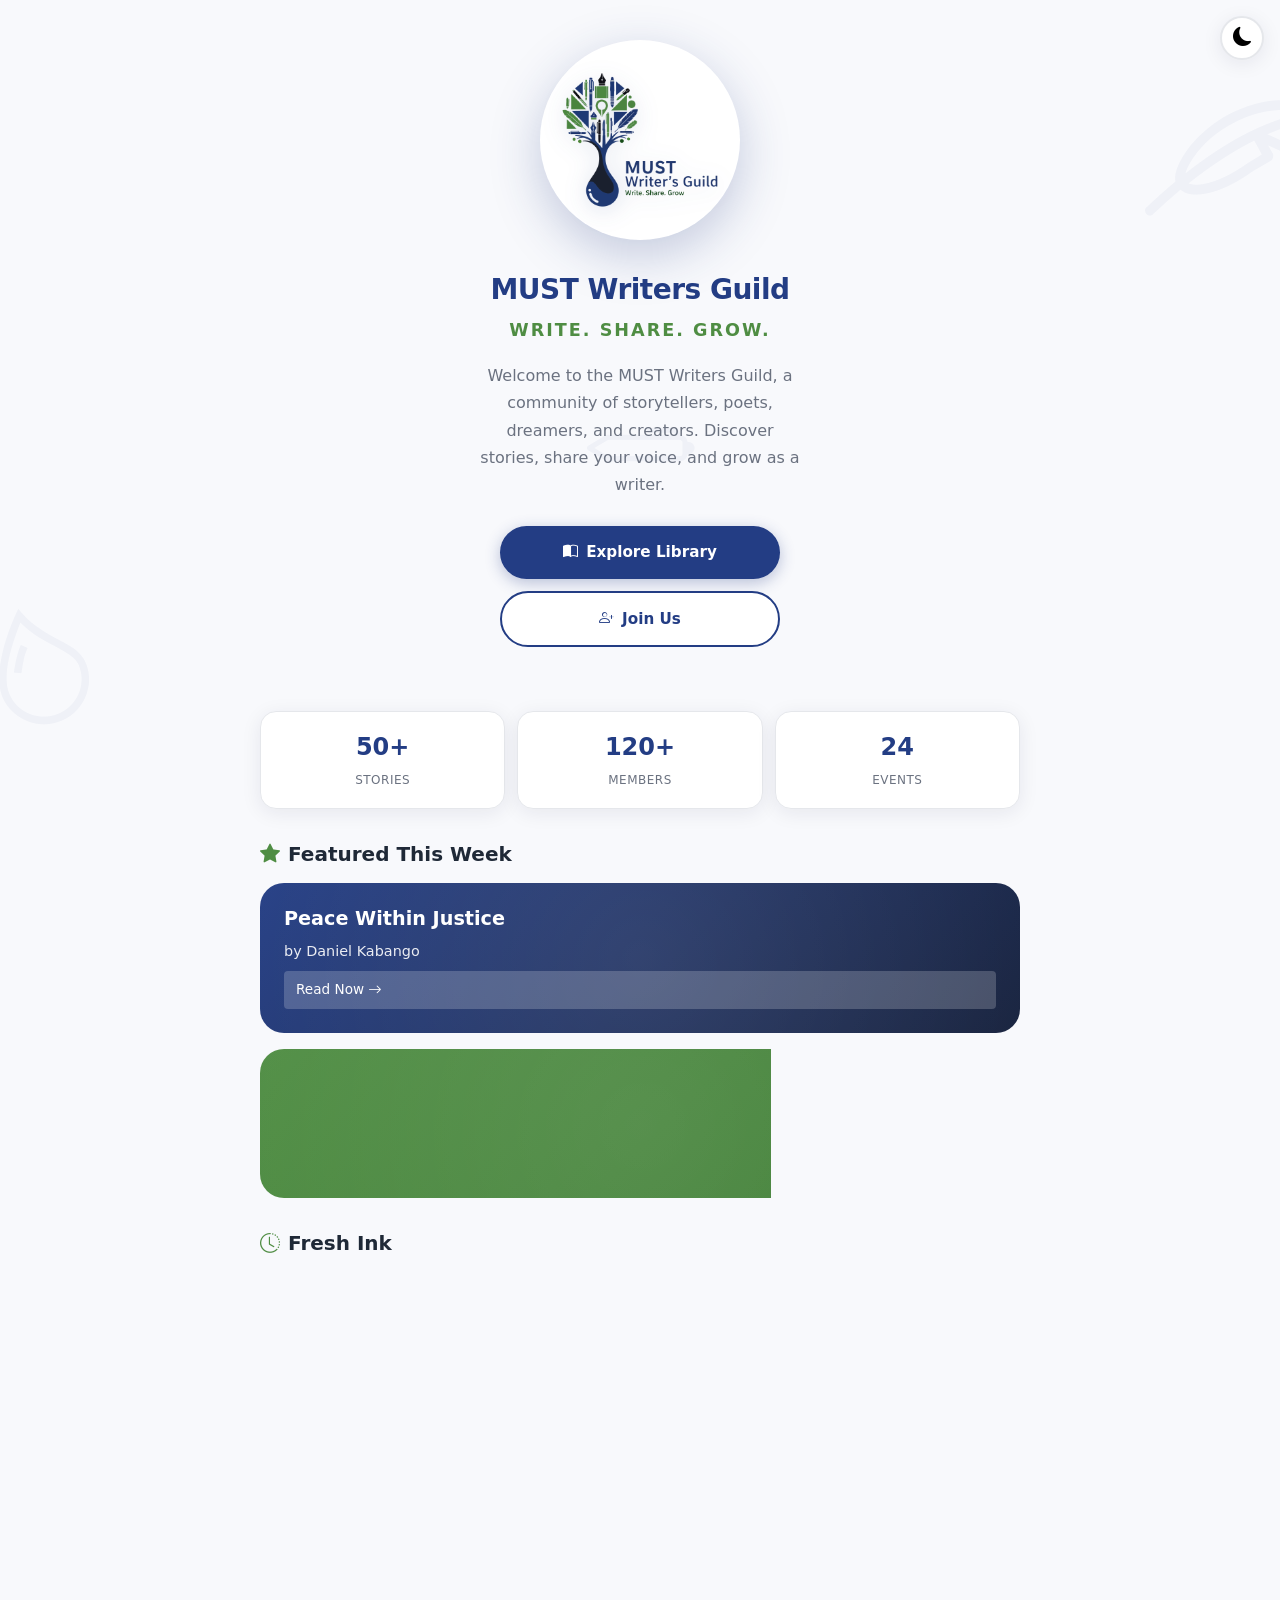
<file: index.html>
<!DOCTYPE html>
<html lang="en">
<head>
    <meta charset="UTF-8">
    <meta name="viewport" content="width=device-width, initial-scale=1.0, maximum-scale=1.0, user-scalable=no">
    <meta name="theme-color" content="#233D84">
    <meta name="description" content="MUST Writers Guild - A community of storytellers, poets, dreamers, and creators at Malawi University of Science and Technology.">
    <title>MUST Writers Guild</title>
    
    <!-- Bootstrap Icons -->
    <link rel="stylesheet" href="https://cdn.jsdelivr.net/npm/bootstrap-icons@1.11.3/font/bootstrap-icons.min.css">
    
    <!-- CSS -->
    <link rel="stylesheet" href="css/style.css">
    <link rel="stylesheet" href="css/components.css">
    <link rel="stylesheet" href="css/animations.css">
    
    <!-- PWA -->
    <link rel="manifest" href="manifest.json">
    <link rel="apple-touch-icon" href="assets/logo.png">
    
    <style>
        /* Home-specific decorative elements */
        .home-bg {
            position: fixed;
            inset: 0;
            pointer-events: none;
            z-index: 0;
            overflow: hidden;
        }
        
        .home-bg .decor {
            position: absolute;
            opacity: 0.04;
            color: var(--primary-blue);
        }
        
        .home-bg .decor-1 {
            top: 5%;
            right: -30px;
            font-size: 150px;
            transform: rotate(15deg);
        }
        
        .home-bg .decor-2 {
            bottom: 15%;
            left: -20px;
            font-size: 120px;
            transform: rotate(-20deg);
        }
        
        .home-bg .decor-3 {
            top: 50%;
            left: 50%;
            font-size: 80px;
            transform: translate(-50%, -50%) rotate(45deg);
        }
        
        .featured-section {
            margin-top: 32px;
        }
        
        .featured-section h2 {
            font-size: 1.25rem;
            margin-bottom: 16px;
            display: flex;
            align-items: center;
            gap: 8px;
        }
        
        .featured-section h2 i {
            color: var(--guild-green);
        }
        
        .featured-card {
            background: linear-gradient(135deg, var(--primary-blue), var(--deep-navy));
            border-radius: var(--radius-lg);
            padding: 24px;
            color: white;
            margin-bottom: 16px;
            position: relative;
            overflow: hidden;
            display: flex;
            flex-direction: column;
            justify-content: space-between;
            min-height: 120px;
            text-decoration: none;
        }
        
        .featured-card::before {
            content: '';
            position: absolute;
            top: -50%;
            right: -50%;
            width: 200%;
            height: 200%;
            background: radial-gradient(circle, rgba(255,255,255,0.1) 0%, transparent 70%);
            z-index: 0;
            pointer-events: none;
        }
        
        .featured-card h3 {
            color: white !important;
            font-size: 1.2rem;
            margin-bottom: 8px;
            position: relative;
            z-index: 1;
        }
        
        .featured-card p {
            color: rgba(255, 255, 255, 0.9) !important;
            font-size: 0.9rem;
            position: relative;
            z-index: 1;
            margin: 0;
        }
        
        .featured-card .arrow {
            position: absolute;
            bottom: 20px;
            right: 20px;
            font-size: 1.5rem;
            color: rgba(255,255,255,0.6);
            z-index: 1;
        }
        
        .stats-row {
            display: grid;
            grid-template-columns: repeat(3, 1fr);
            gap: 12px;
            margin: 32px 0;
        }
        
        .stat-item {
            text-align: center;
            padding: 16px;
            background: var(--white);
            border-radius: var(--radius-md);
            box-shadow: var(--shadow-soft);
            border: 1px solid var(--border-light);
        }
        
        .stat-item .number {
            font-size: 1.5rem;
            font-weight: 700;
            color: var(--primary-blue);
            display: block;
        }
        
        .stat-item .label {
            font-size: 0.75rem;
            color: var(--text-muted);
            text-transform: uppercase;
            letter-spacing: 0.5px;
        }
        
        /* Hero text animations */
        .hero h1 {
            animation: heroTextFlow 18s ease-in-out infinite;
        }
        
        .hero .motto {
            animation: heroTextFlow 18s ease-in-out infinite;
            animation-delay: 0.2s;
        }
        
        .hero > p {
            animation: heroTextFlow 18s ease-in-out infinite;
            animation-delay: 0.4s;
        }
    </style>
</head>
<body class="page-transition">
    <!-- Dark Mode Toggle -->
    <button class="dark-mode-toggle" id="darkModeToggle" aria-label="Toggle dark mode">
        <i class="bi bi-moon-fill"></i>
    </button>
    
    <!-- Decorative Background -->
    <div class="home-bg">
        <i class="bi bi-feather decor decor-1"></i>
        <i class="bi bi-droplet decor decor-2"></i>
        <i class="bi bi-pen decor decor-3"></i>
    </div>
    
    <div class="container" style="position: relative; z-index: 1;">
        <!-- Hero Section -->
        <section class="hero">
            <div class="hero-logo">
                <img src="assets/logo.png" alt="MUST Writers Guild Logo" loading="eager">
            </div>
            
            <h1>MUST Writers Guild</h1>
            <p class="motto">Write. Share. Grow.</p>
            <p>Welcome to the MUST Writers Guild, a community of storytellers, poets, dreamers, and creators. Discover stories, share your voice, and grow as a writer.</p>
            
            <div class="hero-buttons">
                <a href="library.html" class="btn btn-primary btn-ink">
                    <i class="bi bi-book-half"></i>
                    Explore Library
                </a>
                <a href="join.html" class="btn btn-secondary">
                    <i class="bi bi-person-plus"></i>
                    Join Us
                </a>
            </div>
        </section>
        
        <!-- Stats -->
        <div class="stats-row">
            <div class="stat-item stagger-1">
                <span class="number" id="storyCount">50+</span>
                <span class="label">Stories</span>
            </div>
            <div class="stat-item stagger-2">
                <span class="number" id="memberCount">120+</span>
                <span class="label">Members</span>
            </div>
            <div class="stat-item stagger-3">
                <span class="number" id="eventCount">24</span>
                <span class="label">Events</span>
            </div>
        </div>
        
        <!-- Featured Content -->
        <section class="featured-section">
            <h2><i class="bi bi-star-fill"></i> Featured This Week</h2>
            
            <a href="reader.html?type=story&id=4" class="featured-card">
                <h3>Peace Within Justice</h3>
                <p>by Daniel Kabango</p>
                <span class="read-btn" style="position: relative; z-index: 1; display: inline-block; margin-top: 8px; padding: 8px 12px; background: rgba(255,255,255,0.2); border-radius: 4px; font-size: 0.85rem;">Read Now <i class="bi bi-arrow-right"></i></span>
            </a>
            
            <a href="reader.html?type=story&id=5" class="featured-card" style="background: linear-gradient(135deg, var(--guild-green), #3a7a30);">
                <h3>The Day the Sun Disappeared</h3>
                <p>by Sekani Msachi</p>
                <span class="read-btn" style="position: relative; z-index: 1; display: inline-block; margin-top: 8px; padding: 8px 12px; background: rgba(255,255,255,0.2); border-radius: 4px; font-size: 0.85rem;">Read Now <i class="bi bi-arrow-right"></i></span>
            </a>
        </section>
        
        <!-- Recent Additions -->
        <section class="featured-section">
            <h2><i class="bi bi-clock-history"></i> Fresh Ink</h2>
            <div id="recentContent">
                <div class="spinner"></div>
            </div>
        </section>
    </div>
    
    <!-- Bottom Navigation -->
    <nav class="bottom-nav">
        <ul>
            <li>
                <a href="index.html" class="active">
                    <i class="bi bi-house-fill"></i>
                    <span>Home</span>
                </a>
            </li>
            <li>
                <a href="library.html">
                    <i class="bi bi-book"></i>
                    <span>Library</span>
                </a>
            </li>
            <li>
                <a href="events.html">
                    <i class="bi bi-calendar-event"></i>
                    <span>Events</span>
                </a>
            </li>
            <li>
                <a href="guild.html">
                    <i class="bi bi-people"></i>
                    <span>Guild</span>
                </a>
            </li>
            <li>
                <a href="join.html">
                    <i class="bi bi-person-plus"></i>
                    <span>Join</span>
                </a>
            </li>
        </ul>
    </nav>
    
    <!-- Scripts -->
    <script src="js/storage.js"></script>
    <script src="js/app.js"></script>
    <script src="js/navigation.js"></script>
    
    <script>
        // Load recent content
        async function loadRecentContent() {
            try {
                const [storiesRes, poemsRes] = await Promise.all([
                    fetch('/data/stories.json'),
                    fetch('/data/poems.json')
                ]);
                
                const stories = await storiesRes.json();
                const poems = await poemsRes.json();
                
                const recent = [...stories.slice(0, 2), ...poems.slice(0, 2)]
                    .sort(() => Math.random() - 0.5)
                    .slice(0, 3);
                
                const container = document.getElementById('recentContent');
                container.innerHTML = recent.map(item => {
                    const isStory = item.hasOwnProperty('genre');
                    const type = isStory ? 'story' : 'poem';
                    return `
                        <div class="story-card stagger-1" onclick="window.location.href='reader.html?type=${type}&id=${item.id}'">
                            <div class="card-header">
                                <span class="genre-tag">${isStory ? item.genre : item.theme}</span>
                                <h3>${item.title}</h3>
                                <div class="meta">
                                    <span><i class="bi bi-person"></i> ${isStory ? item.author : item.poet}</span>
                                    <span><i class="bi bi-${isStory ? 'book' : 'flower1'}"></i> ${isStory ? 'Story' : 'Poem'}</span>
                                </div>
                            </div>
                            <div class="card-footer">
                                <span class="read-time">${isStory ? item.readTime : '2 min read'}</span>
                                <span class="read-btn">Read <i class="bi bi-arrow-right"></i></span>
                            </div>
                        </div>
                    `;
                }).join('');
            } catch (error) {
                console.error('Error loading recent content:', error);
                document.getElementById('recentContent').innerHTML = `
                    <div class="empty-state">
                        <i class="bi bi-wifi-off"></i>
                        <h3>Unable to load content</h3>
                        <p>Check your connection and try again</p>
                    </div>
                `;
            }
        }
        
        loadRecentContent();
    </script>
</body>
</html>
</file>
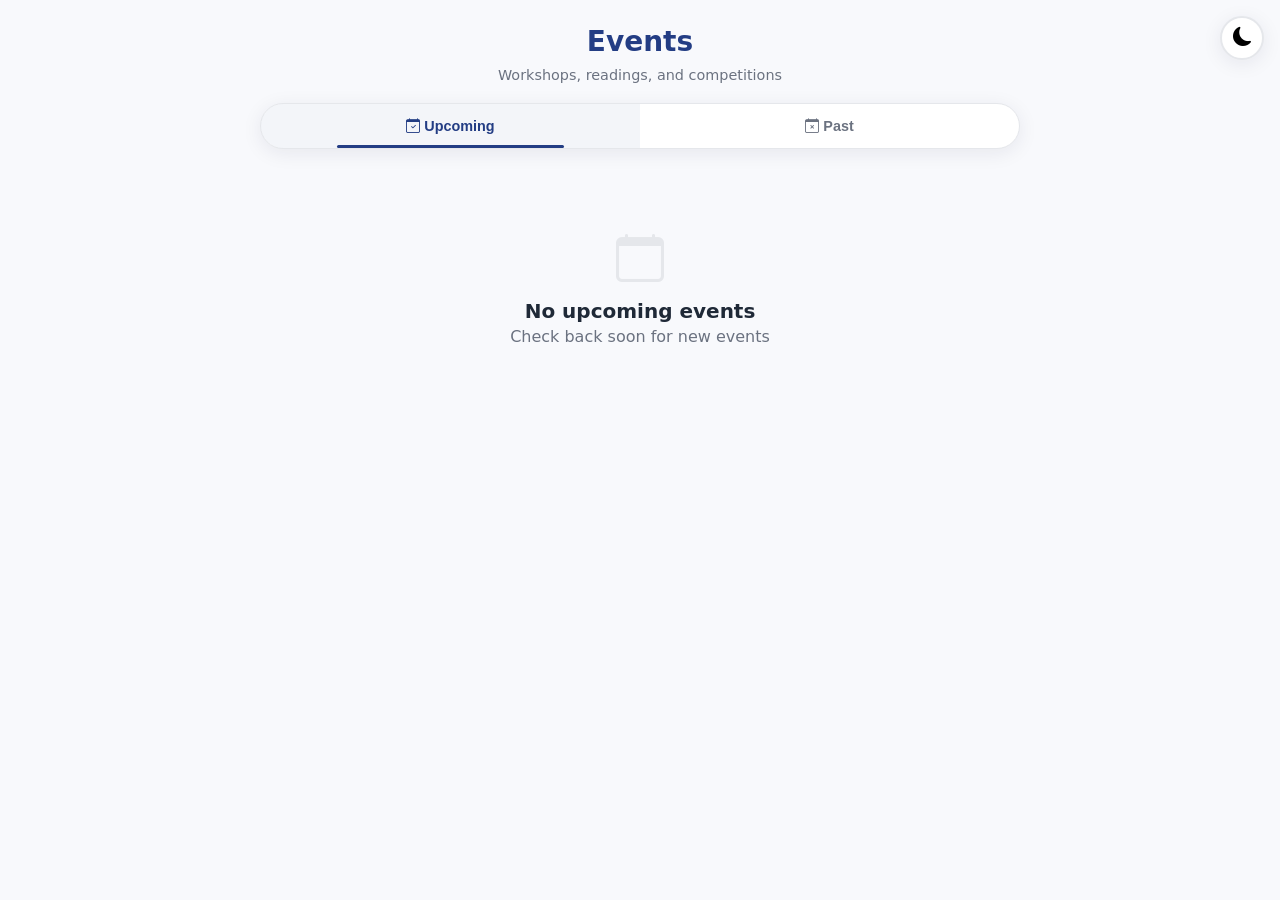
<file: events.html>
<!DOCTYPE html>
<html lang="en">
<head>
    <meta charset="UTF-8">
    <meta name="viewport" content="width=device-width, initial-scale=1.0, maximum-scale=1.0, user-scalable=no">
    <meta name="theme-color" content="#233D84">
    <meta name="description" content="Discover upcoming and past events from the MUST Writers Guild.">
    <title>Events — MUST Writers Guild</title>
    
    <link rel="stylesheet" href="https://cdn.jsdelivr.net/npm/bootstrap-icons@1.11.3/font/bootstrap-icons.min.css">
    <link rel="stylesheet" href="css/style.css">
    <link rel="stylesheet" href="css/components.css">
    <link rel="stylesheet" href="css/animations.css">
    
    <link rel="manifest" href="manifest.json">
    <link rel="apple-touch-icon" href="assets/logo.png">
    
    <style>
        .events-page {
            padding-bottom: 100px;
        }
        
        .events-tabs {
            display: flex;
            gap: 0;
            margin-bottom: 24px;
            background: var(--white);
            border-radius: var(--radius-lg);
            overflow: hidden;
            box-shadow: var(--shadow-soft);
            border: 1px solid var(--border-light);
        }
        
        .events-tab {
            flex: 1;
            padding: 14px;
            border: none;
            background: transparent;
            color: var(--text-muted);
            font-weight: 600;
            font-size: 0.9rem;
            cursor: pointer;
            transition: var(--transition);
            position: relative;
        }
        
        .events-tab.active {
            color: var(--primary-blue);
            background: rgba(35, 61, 132, 0.05);
        }
        
        .events-tab.active::after {
            content: '';
            position: absolute;
            bottom: 0;
            left: 20%;
            right: 20%;
            height: 3px;
            background: var(--primary-blue);
            border-radius: 3px;
        }
        
        .event-category {
            margin-bottom: 8px;
        }
        
        .event-category h3 {
            font-size: 1rem;
            color: var(--text-muted);
            text-transform: uppercase;
            letter-spacing: 1px;
            margin-bottom: 16px;
            display: flex;
            align-items: center;
            gap: 8px;
        }
        
        .add-calendar-btn {
            display: inline-flex;
            align-items: center;
            gap: 6px;
            padding: 8px 16px;
            background: var(--white);
            border: 2px solid var(--primary-blue);
            color: var(--primary-blue);
            border-radius: 50px;
            font-size: 0.85rem;
            font-weight: 600;
            cursor: pointer;
            transition: var(--transition);
        }
        
        .add-calendar-btn:hover {
            background: var(--primary-blue);
            color: white;
        }
        
        .empty-events {
            text-align: center;
            padding: 48px 20px;
        }
        
        .empty-events i {
            font-size: 3rem;
            color: var(--border-light);
            margin-bottom: 16px;
        }
    </style>
</head>
<body class="events-page page-transition">
    <button class="dark-mode-toggle" id="darkModeToggle" aria-label="Toggle dark mode">
        <i class="bi bi-moon-fill"></i>
    </button>
    
    <div class="container">
        <div class="page-header">
            <h1>Events</h1>
            <p>Workshops, readings, and competitions</p>
        </div>
        
        <!-- Event Tabs -->
        <div class="events-tabs">
            <button class="events-tab active" onclick="switchEventsTab('upcoming')">
                <i class="bi bi-calendar-check"></i> Upcoming
            </button>
            <button class="events-tab" onclick="switchEventsTab('past')">
                <i class="bi bi-calendar-x"></i> Past
            </button>
        </div>
        
        <!-- Events Content -->
        <div id="eventsContent">
            <div class="spinner"></div>
        </div>
    </div>
    
    <!-- Bottom Navigation -->
    <nav class="bottom-nav">
        <ul>
            <li>
                <a href="index.html">
                    <i class="bi bi-house"></i>
                    <span>Home</span>
                </a>
            </li>
            <li>
                <a href="library.html">
                    <i class="bi bi-book"></i>
                    <span>Library</span>
                </a>
            </li>
            <li>
                <a href="events.html" class="active">
                    <i class="bi bi-calendar-event-fill"></i>
                    <span>Events</span>
                </a>
            </li>
            <li>
                <a href="guild.html">
                    <i class="bi bi-people"></i>
                    <span>Guild</span>
                </a>
            </li>
            <li>
                <a href="join.html">
                    <i class="bi bi-person-plus"></i>
                    <span>Join</span>
                </a>
            </li>
        </ul>
    </nav>
    
    <!-- Scripts -->
    <script src="js/storage.js"></script>
    <script src="js/app.js"></script>
    <script src="js/navigation.js"></script>
    <script src="js/events.js"></script>
    
    <script>
        let allEvents = [];
        let currentTab = 'upcoming';
        
        async function loadEvents() {
            try {
                const response = await fetch('/data/events.json');
                allEvents = await response.json();
                renderEvents();
            } catch (error) {
                console.error('Error loading events:', error);
                document.getElementById('eventsContent').innerHTML = `
                    <div class="empty-events">
                        <i class="bi bi-wifi-off"></i>
                        <h3>Unable to load events</h3>
                        <p>Check your connection and try again</p>
                    </div>
                `;
            }
        }
        
        function renderEvents() {
            const container = document.getElementById('eventsContent');
            const now = new Date();
            
            const filtered = allEvents.filter(event => {
                const eventDate = new Date(event.date);
                return currentTab === 'upcoming' ? eventDate >= now : eventDate < now;
            });
            
            // Sort by date
            filtered.sort((a, b) => {
                const dateA = new Date(a.date);
                const dateB = new Date(b.date);
                return currentTab === 'upcoming' ? dateA - dateB : dateB - dateA;
            });
            
            if (filtered.length === 0) {
                container.innerHTML = `
                    <div class="empty-events">
                        <i class="bi bi-calendar"></i>
                        <h3>No ${currentTab} events</h3>
                        <p>Check back soon for new events</p>
                    </div>
                `;
                return;
            }
            
            // Group by month
            const grouped = {};
            filtered.forEach(event => {
                const date = new Date(event.date);
                const month = date.toLocaleDateString('en-US', { month: 'long', year: 'numeric' });
                if (!grouped[month]) grouped[month] = [];
                grouped[month].push(event);
            });
            
            container.innerHTML = Object.entries(grouped).map(([month, events]) => `
                <div class="event-category">
                    <h3><i class="bi bi-calendar-month"></i> ${month}</h3>
                    ${events.map(event => `
                        <div class="event-card ${currentTab === 'past' ? 'past' : ''}">
                            <div class="date-badge">
                                <i class="bi bi-calendar-event"></i>
                                ${formatDate(event.date)}
                            </div>
                            <h3>${event.title}</h3>
                            <div class="details">
                                <span><i class="bi bi-clock"></i> ${event.time}</span>
                                <span><i class="bi bi-geo-alt"></i> ${event.venue}</span>
                                <span><i class="bi bi-people"></i> ${event.attendees || 'Open to all'}</span>
                            </div>
                            <p style="color: var(--text-muted); font-size: 0.9rem; margin-bottom: 16px; line-height: 1.6;">
                                ${event.description}
                            </p>
                            ${currentTab === 'upcoming' ? `
                                <button class="add-calendar-btn" onclick="addToCalendar('${event.title}', '${event.date}', '${event.time}', '${event.venue}', '${event.description}')">
                                    <i class="bi bi-calendar-plus"></i> Add to Calendar
                                </button>
                            ` : ''}
                        </div>
                    `).join('')}
                </div>
            `).join('');
        }
        
        function switchEventsTab(tab) {
            currentTab = tab;
            document.querySelectorAll('.events-tab').forEach(t => {
                t.classList.toggle('active', t.textContent.toLowerCase().includes(tab));
            });
            renderEvents();
        }
        
        function formatDate(dateStr) {
            const date = new Date(dateStr);
            return date.toLocaleDateString('en-US', { 
                weekday: 'short', 
                month: 'short', 
                day: 'numeric' 
            });
        }
        
        function addToCalendar(title, date, time, venue, description) {
            const eventDate = new Date(date + 'T' + time);
            const endDate = new Date(eventDate.getTime() + 2 * 60 * 60 * 1000); // 2 hours default
            
            const icsContent = [
                'BEGIN:VCALENDAR',
                'VERSION:2.0',
                'BEGIN:VEVENT',
                `DTSTART:${eventDate.toISOString().replace(/[-:]/g, '').split('.')[0]}Z`,
                `DTEND:${endDate.toISOString().replace(/[-:]/g, '').split('.')[0]}Z`,
                `SUMMARY:${title}`,
                `DESCRIPTION:${description}`,
                `LOCATION:${venue}`,
                'END:VEVENT',
                'END:VCALENDAR'
            ].join('\n');
            
            const blob = new Blob([icsContent], { type: 'text/calendar' });
            const url = URL.createObjectURL(blob);
            const a = document.createElement('a');
            a.href = url;
            a.download = `${title.replace(/\s+/g, '_')}.ics`;
            document.body.appendChild(a);
            a.click();
            document.body.removeChild(a);
            URL.revokeObjectURL(url);
            
            showToast('Event added to calendar');
        }
        
        function showToast(message) {
            const toast = document.createElement('div');
            toast.style.cssText = `
                position: fixed;
                bottom: 100px;
                left: 50%;
                transform: translateX(-50%);
                background: var(--deep-navy);
                color: white;
                padding: 12px 24px;
                border-radius: 50px;
                font-size: 0.9rem;
                z-index: 3000;
                animation: fadeInUp 0.3s ease;
            `;
            toast.textContent = message;
            document.body.appendChild(toast);
            
            setTimeout(() => {
                toast.style.animation = 'fadeIn 0.3s ease reverse';
                setTimeout(() => toast.remove(), 300);
            }, 2000);
        }
        
        // Initialize
        loadEvents();
    </script>
</body>
</html>
</file>
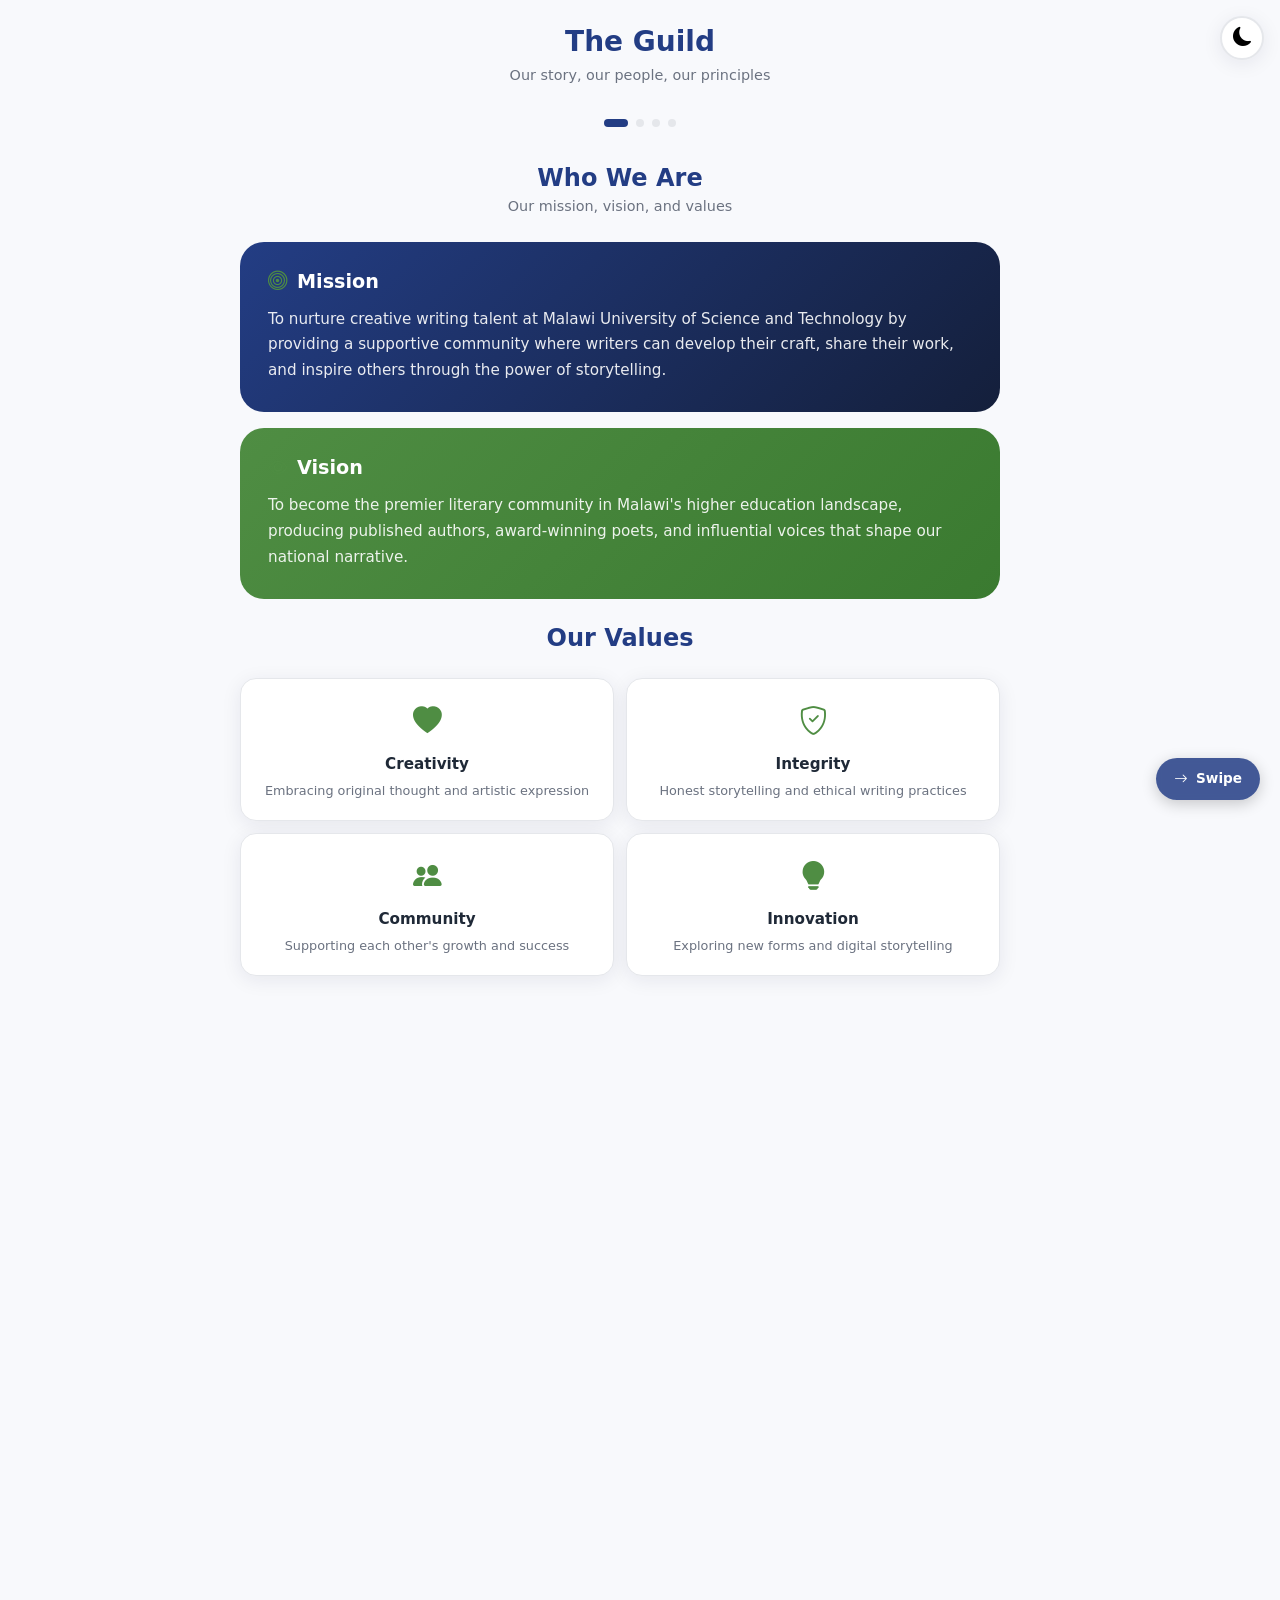
<file: guild.html>
<!DOCTYPE html>
<html lang="en">
<head>
    <meta charset="UTF-8">
    <meta name="viewport" content="width=device-width, initial-scale=1.0, maximum-scale=1.0, user-scalable=no">
    <meta name="theme-color" content="#233D84">
    <meta name="description" content="Learn about the MUST Writers Guild - our mission, leadership, members, and constitution.">
    <title>Guild — MUST Writers Guild</title>
    
    <link rel="stylesheet" href="https://cdn.jsdelivr.net/npm/bootstrap-icons@1.11.3/font/bootstrap-icons.min.css">
    <link rel="stylesheet" href="css/style.css">
    <link rel="stylesheet" href="css/components.css">
    <link rel="stylesheet" href="css/animations.css">
    
    <link rel="manifest" href="manifest.json">
    <link rel="apple-touch-icon" href="assets/logo.png">
    
    <style>
        .guild-page {
            padding-bottom: 120px;
        }
        
        .section-header {
            text-align: center;
            margin-bottom: 24px;
        }
        
        .section-header h2 {
            color: var(--primary-blue);
            font-size: 1.5rem;
        }
        
        .section-header p {
            color: var(--text-muted);
            font-size: 0.9rem;
        }
        
        .mission-card {
            background: linear-gradient(135deg, var(--primary-blue), var(--deep-navy));
            color: white;
            padding: 28px;
            border-radius: var(--radius-lg);
            margin-bottom: 16px;
            position: relative;
            overflow: hidden;
        }
        
        .mission-card::before {
            content: '';
            position: absolute;
            top: -50%;
            right: -30%;
            width: 200px;
            height: 200px;
            background: rgba(255,255,255,0.05);
            border-radius: 50%;
        }
        
        .mission-card h3 {
            color: white;
            font-size: 1.2rem;
            margin-bottom: 12px;
            display: flex;
            align-items: center;
            gap: 10px;
        }
        
        .mission-card h3 i {
            color: var(--guild-green);
        }
        
        .mission-card p {
            color: rgba(255,255,255,0.9);
            font-size: 0.95rem;
            line-height: 1.7;
        }
        
        .values-grid {
            display: grid;
            grid-template-columns: 1fr 1fr;
            gap: 12px;
        }
        
        .value-item {
            background: var(--white);
            padding: 20px;
            border-radius: var(--radius-md);
            text-align: center;
            box-shadow: var(--shadow-soft);
            border: 1px solid var(--border-light);
        }
        
        .value-item i {
            font-size: 1.8rem;
            color: var(--guild-green);
            margin-bottom: 10px;
            display: block;
        }
        
        .value-item h4 {
            font-size: 0.95rem;
            margin-bottom: 6px;
        }
        
        .value-item p {
            font-size: 0.8rem;
            line-height: 1.5;
        }
        
        .leadership-grid {
            display: grid;
            gap: 16px;
        }
        
        .members-list {
            margin-top: 16px;
        }
        
        .constitution-intro {
            text-align: center;
            padding: 20px;
            margin-bottom: 16px;
        }
        
        .constitution-intro i {
            font-size: 3rem;
            color: var(--primary-blue);
            margin-bottom: 12px;
        }
        
        .constitution-intro h3 {
            color: var(--text-dark);
            margin-bottom: 8px;
        }
    </style>
</head>
<body class="guild-page page-transition">
    <button class="dark-mode-toggle" id="darkModeToggle" aria-label="Toggle dark mode">
        <i class="bi bi-moon-fill"></i>
    </button>
    
    <div class="container">
        <div class="page-header">
            <h1>The Guild</h1>
            <p>Our story, our people, our principles</p>
        </div>
        
        <!-- Section Indicators -->
        <div class="section-indicators" id="sectionIndicators">
            <div class="dot active" data-section="0"></div>
            <div class="dot" data-section="1"></div>
            <div class="dot" data-section="2"></div>
            <div class="dot" data-section="3"></div>
        </div>
    </div>
    
    <!-- Swipe Container -->
    <div class="swipe-container" id="swipeContainer">
        
        <!-- Section 1: Who We Are -->
        <section class="swipe-section" id="section-who">
            <div class="container">
                <div class="section-header">
                    <h2>Who We Are</h2>
                    <p>Our mission, vision, and values</p>
                </div>
                
                <div class="mission-card">
                    <h3><i class="bi bi-bullseye"></i> Mission</h3>
                    <p>To nurture creative writing talent at Malawi University of Science and Technology by providing a supportive community where writers can develop their craft, share their work, and inspire others through the power of storytelling.</p>
                </div>
                
                <div class="mission-card" style="background: linear-gradient(135deg, var(--guild-green), #3a7a30);">
                    <h3><i class="bi bi-eye"></i> Vision</h3>
                    <p>To become the premier literary community in Malawi's higher education landscape, producing published authors, award-winning poets, and influential voices that shape our national narrative.</p>
                </div>
                
                <div class="section-header" style="margin-top: 24px;">
                    <h2>Our Values</h2>
                </div>
                
                <div class="values-grid">
                    <div class="value-item">
                        <i class="bi bi-heart-fill"></i>
                        <h4>Creativity</h4>
                        <p>Embracing original thought and artistic expression</p>
                    </div>
                    <div class="value-item">
                        <i class="bi bi-shield-check"></i>
                        <h4>Integrity</h4>
                        <p>Honest storytelling and ethical writing practices</p>
                    </div>
                    <div class="value-item">
                        <i class="bi bi-people-fill"></i>
                        <h4>Community</h4>
                        <p>Supporting each other's growth and success</p>
                    </div>
                    <div class="value-item">
                        <i class="bi bi-lightbulb-fill"></i>
                        <h4>Innovation</h4>
                        <p>Exploring new forms and digital storytelling</p>
                    </div>
                </div>
            </div>
        </section>
        
        <!-- Section 2: Leadership -->
        <section class="swipe-section" id="section-leadership">
            <div class="container">
                <div class="section-header">
                    <h2>Leadership</h2>
                    <p>Guiding the guild forward</p>
                </div>
                
                <div class="leadership-grid" id="leadershipGrid">
                    <div class="leadership-card">
                        <div class="photo-placeholder">
                            <i class="bi bi-person-fill"></i>
                        </div>
                        <h4>Sekani Msachi</h4>
                        <p class="position">Chairperson</p>
                        <p class="quote">Provides overall leadership and direction, chairs meetings and represents the Guild in official matters, ensures the Guild is registered with respective university bodies and complies with all policies.</p>
                    </div>
                    
                    <div class="leadership-card">
                        <div class="photo-placeholder" style="background: linear-gradient(135deg, var(--guild-green), #3a7a30);">
                            <i class="bi bi-person-fill"></i>
                        </div>
                        <h4>Racheal Makowa</h4>
                        <p class="position">Vice Chairperson</p>
                        <p class="quote">Assists the Chairperson and acts in their absence, oversees membership recruitment, retention, and internal affairs, including monitoring active participation.</p>
                    </div>
                    
                    <div class="leadership-card">
                        <div class="photo-placeholder" style="background: linear-gradient(135deg, #8B5CF6, #6D28D9);">
                            <i class="bi bi-person-fill"></i>
                        </div>
                        <h4>Success Omoregie</h4>
                        <p class="position">Publicity and Events Coordinator</p>
                        <p class="quote">Promotes the Guild through social media, announcements, and campus outreach to strengthen visibility, plans and organizes workshops, readings, competitions, and fun social events (e.g., writing jams, themed nights) to enhance engagement.</p>
                    </div>
                    
                    <div class="leadership-card">
                        <div class="photo-placeholder" style="background: linear-gradient(135deg, #F59E0B, #D97706);">
                            <i class="bi bi-person-fill"></i>
                        </div>
                        <h4>Daneil Mwitha</h4>
                        <p class="position">Secretary</p>
                        <p class="quote">Maintains records, minutes of meetings, and all communications, manages membership databases and application processes.</p>
                    </div>
                    
                    <div class="leadership-card">
                        <div class="photo-placeholder" style="background: linear-gradient(135deg, #EC4899, #BE185D);">
                            <i class="bi bi-person-fill"></i>
                        </div>
                        <h4>Desire Kabota</h4>
                        <p class="position">Treasurer</p>
                        <p class="quote">Manages finances, keeps accurate records, and prepares financial reports, oversees fundraising efforts and budget allocation for engaging events.</p>
                    </div>
                </div>
            </div>
        </section>
        
        <!-- Section 3: Members -->
        <section class="swipe-section" id="section-members">
            <div class="container">
                <div class="section-header">
                    <h2>Members</h2>
                    <p>Our talented community</p>
                </div>
                
                <div class="search-bar">
                    <i class="bi bi-search"></i>
                    <input type="text" id="memberSearch" placeholder="Search members by name or genre...">
                </div>
                
                <div class="members-list" id="membersList">
                    <div class="spinner"></div>
                </div>
            </div>
        </section>
        
        <!-- Section 4: Constitution -->
        <section class="swipe-section" id="section-constitution">
            <div class="container">
                <div class="constitution-intro">
                    <i class="bi bi-file-text-fill"></i>
                    <h3>Guild Constitution</h3>
                    <p>The governing document of the MUST Writers Guild</p>
                </div>
                
                <div id="constitutionAccordion">
                    <div class="spinner"></div>
                </div>
            </div>
        </section>
    </div>
    
    <!-- Swipe Hint -->
    <div class="swipe-hint" id="swipeHint">
        <i class="bi bi-arrow-right"></i>
        <span>Swipe</span>
    </div>
    
    <!-- Bottom Navigation -->
    <nav class="bottom-nav">
        <ul>
            <li>
                <a href="index.html">
                    <i class="bi bi-house"></i>
                    <span>Home</span>
                </a>
            </li>
            <li>
                <a href="library.html">
                    <i class="bi bi-book"></i>
                    <span>Library</span>
                </a>
            </li>
            <li>
                <a href="events.html">
                    <i class="bi bi-calendar-event"></i>
                    <span>Events</span>
                </a>
            </li>
            <li>
                <a href="guild.html" class="active">
                    <i class="bi bi-people-fill"></i>
                    <span>Guild</span>
                </a>
            </li>
            <li>
                <a href="join.html">
                    <i class="bi bi-person-plus"></i>
                    <span>Join</span>
                </a>
            </li>
        </ul>
    </nav>
    
    <!-- Scripts -->
    <script src="js/storage.js"></script>
    <script src="js/app.js"></script>
    <script src="js/navigation.js"></script>
    <script src="js/swipe.js"></script>
    <script src="js/search.js"></script>
    
    <script>
        // Load members from JSON
        async function loadMembers() {
            try {
                const response = await fetch('/data/members.json');
                const members = await response.json();
                
                const container = document.getElementById('membersList');
                renderMembers(members, container);
                
                // Setup search
                document.getElementById('memberSearch').addEventListener('input', (e) => {
                    const filtered = members.filter(m => 
                        m.name.toLowerCase().includes(e.target.value.toLowerCase()) ||
                        m.genres.some(g => g.toLowerCase().includes(e.target.value.toLowerCase()))
                    );
                    renderMembers(filtered, container);
                });
            } catch (error) {
                console.error('Error loading members:', error);
                document.getElementById('membersList').innerHTML = `
                    <div class="empty-state">
                        <i class="bi bi-wifi-off"></i>
                        <h3>Unable to load members</h3>
                    </div>
                `;
            }
        }
        
        function renderMembers(members, container) {
            if (members.length === 0) {
                container.innerHTML = `
                    <div class="empty-state">
                        <i class="bi bi-search"></i>
                        <h3>No members found</h3>
                    </div>
                `;
                return;
            }
            
            container.innerHTML = members.map(member => `
                <div class="member-card">
                    <div class="avatar">${member.name.split(' ').map(n => n[0]).join('')}</div>
                    <div class="info">
                        <h4>${member.name}</h4>
                        <p>${member.year} • ${member.faculty}</p>
                        <p style="margin-top: 2px; color: var(--guild-green); font-size: 0.75rem;">
                            ${member.genres.join(', ')}
                        </p>
                    </div>
                </div>
            `).join('');
        }
        
        // Load constitution from JSON
        async function loadConstitution() {
            try {
                const response = await fetch('/data/constitution.json');
                const constitution = await response.json();
                
                const container = document.getElementById('constitutionAccordion');
                container.innerHTML = constitution.articles.map((article, index) => `
                    <div class="accordion-item ${index === 0 ? 'active' : ''}">
                        <div class="accordion-header" onclick="toggleAccordion(this)">
                            <span>Article ${article.number}: ${article.title}</span>
                            <i class="bi bi-chevron-down"></i>
                        </div>
                        <div class="accordion-body">
                            <div class="accordion-content">
                                ${article.content.map(p => `<p style="margin-bottom: 12px;">${p}</p>`).join('')}
                            </div>
                        </div>
                    </div>
                `).join('');
            } catch (error) {
                console.error('Error loading constitution:', error);
                document.getElementById('constitutionAccordion').innerHTML = `
                    <div class="empty-state">
                        <i class="bi bi-wifi-off"></i>
                        <h3>Unable to load constitution</h3>
                    </div>
                `;
            }
        }
        
        function toggleAccordion(header) {
            const item = header.parentElement;
            const wasActive = item.classList.contains('active');
            
            // Close all
            document.querySelectorAll('.accordion-item').forEach(i => i.classList.remove('active'));
            
            // Open clicked if wasn't active
            if (!wasActive) {
                item.classList.add('active');
            }
        }
        
        // Initialize
        loadMembers();
        loadConstitution();
    </script>
</body>
</html>
</file>
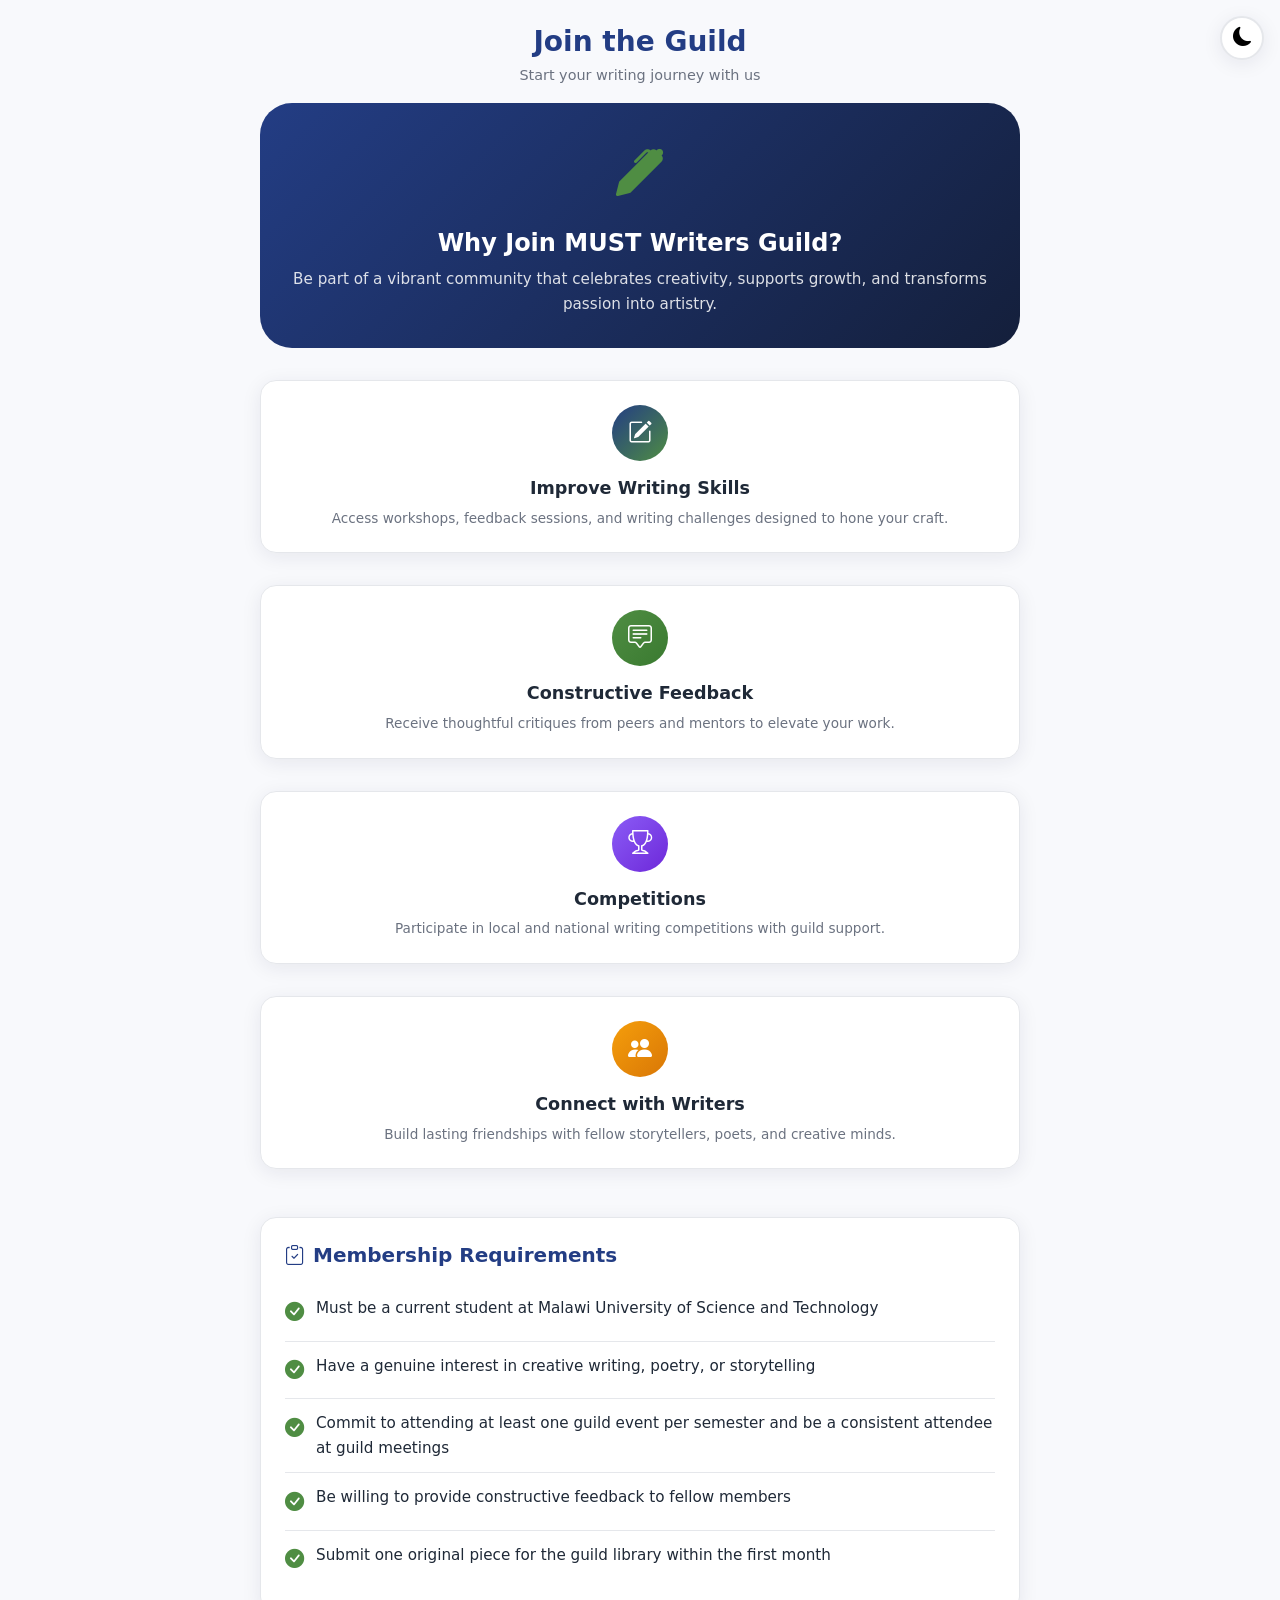
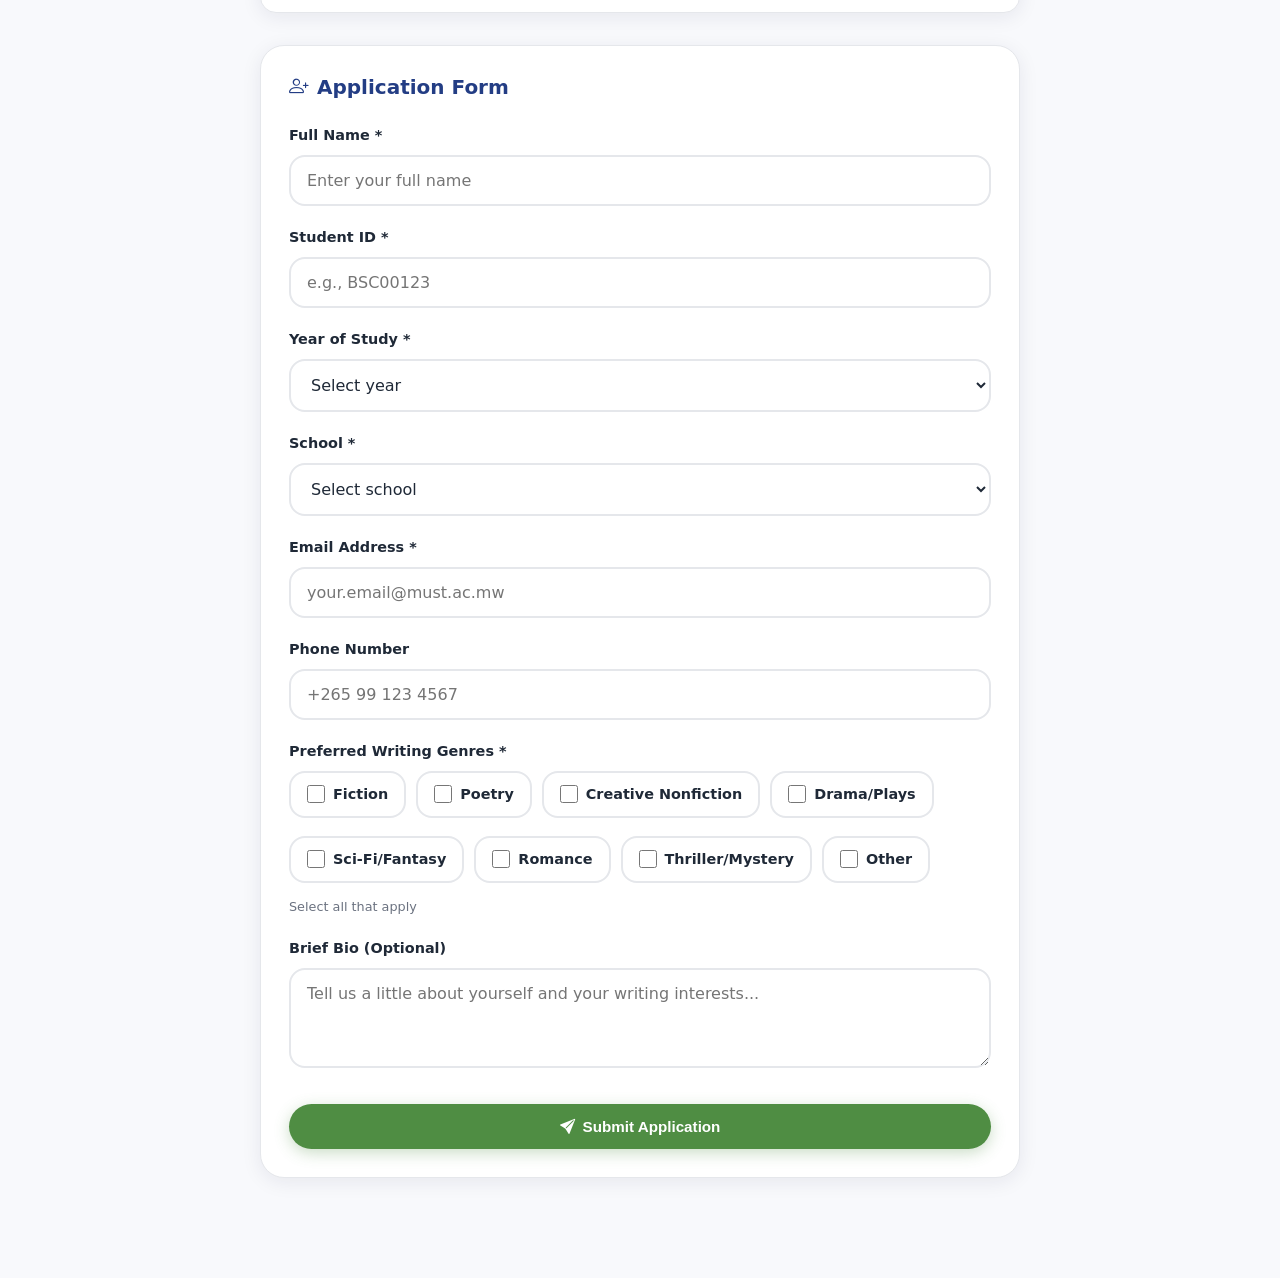
<file: join.html>
<!DOCTYPE html>
<html lang="en">
<head>
    <meta charset="UTF-8">
    <meta name="viewport" content="width=device-width, initial-scale=1.0, maximum-scale=1.0, user-scalable=no">
    <meta name="theme-color" content="#4F8D43">
    <meta name="description" content="Join the MUST Writers Guild and become part of our creative community.">
    <title>Join Us — MUST Writers Guild</title>
    
    <link rel="stylesheet" href="https://cdn.jsdelivr.net/npm/bootstrap-icons@1.11.3/font/bootstrap-icons.min.css">
    <link rel="stylesheet" href="css/style.css">
    <link rel="stylesheet" href="css/components.css">
    <link rel="stylesheet" href="css/animations.css">
    
    <link rel="manifest" href="manifest.json">
    <link rel="apple-touch-icon" href="assets/logo.png">
    
    <style>
        .join-page {
            padding-bottom: 100px;
        }
        
        .join-hero {
            text-align: center;
            padding: 32px 20px;
            background: linear-gradient(135deg, var(--primary-blue), var(--deep-navy));
            border-radius: var(--radius-xl);
            margin-bottom: 32px;
            color: white;
            position: relative;
            overflow: hidden;
        }
        
        .join-hero::before {
            content: '';
            position: absolute;
            top: -50%;
            right: -30%;
            width: 200px;
            height: 200px;
            background: rgba(255,255,255,0.05);
            border-radius: 50%;
        }
        
        .join-hero h2 {
            color: white;
            font-size: 1.5rem;
            margin-bottom: 8px;
        }
        
        .join-hero p {
            color: rgba(255,255,255,0.85);
            font-size: 0.95rem;
        }
        
        .join-hero i {
            font-size: 3rem;
            margin-bottom: 16px;
            display: block;
            color: var(--guild-green);
        }
        
        .requirements-list {
            background: var(--white);
            border-radius: var(--radius-md);
            padding: 24px;
            margin-bottom: 32px;
            box-shadow: var(--shadow-soft);
            border: 1px solid var(--border-light);
        }
        
        .requirements-list h3 {
            color: var(--primary-blue);
            margin-bottom: 16px;
            display: flex;
            align-items: center;
            gap: 8px;
        }
        
        .requirements-list ul {
            list-style: none;
            padding: 0;
        }
        
        .requirements-list li {
            padding: 12px 0;
            border-bottom: 1px solid var(--border-light);
            display: flex;
            align-items: flex-start;
            gap: 12px;
            font-size: 0.95rem;
        }
        
        .requirements-list li:last-child {
            border-bottom: none;
        }
        
        .requirements-list li i {
            color: var(--guild-green);
            font-size: 1.2rem;
            flex-shrink: 0;
            margin-top: 2px;
        }
        
        .form-section {
            background: var(--white);
            border-radius: var(--radius-lg);
            padding: 28px;
            box-shadow: var(--shadow-soft);
            border: 1px solid var(--border-light);
        }
        
        .form-section h3 {
            color: var(--primary-blue);
            margin-bottom: 24px;
            display: flex;
            align-items: center;
            gap: 8px;
        }
        
        .submit-btn {
            margin-top: 8px;
        }
        
        .benefits-grid {
            display: grid;
            gap: 16px;
            margin-bottom: 32px;
        }
    </style>
</head>
<body class="join-page page-transition">
    <button class="dark-mode-toggle" id="darkModeToggle" aria-label="Toggle dark mode">
        <i class="bi bi-moon-fill"></i>
    </button>
    
    <div class="container">
        <div class="page-header">
            <h1>Join the Guild</h1>
            <p>Start your writing journey with us</p>
        </div>
        
        <!-- Why Join -->
        <div class="join-hero">
            <i class="bi bi-pen-fill"></i>
            <h2>Why Join MUST Writers Guild?</h2>
            <p>Be part of a vibrant community that celebrates creativity, supports growth, and transforms passion into artistry.</p>
        </div>
        
        <!-- Benefits -->
        <div class="benefits-grid">
            <div class="benefit-card stagger-1">
                <div class="icon">
                    <i class="bi bi-pencil-square"></i>
                </div>
                <h4>Improve Writing Skills</h4>
                <p>Access workshops, feedback sessions, and writing challenges designed to hone your craft.</p>
            </div>
            
            <div class="benefit-card stagger-2">
                <div class="icon" style="background: linear-gradient(135deg, var(--guild-green), #3a7a30);">
                    <i class="bi bi-chat-square-text"></i>
                </div>
                <h4>Constructive Feedback</h4>
                <p>Receive thoughtful critiques from peers and mentors to elevate your work.</p>
            </div>
            
            <div class="benefit-card stagger-3">
                <div class="icon" style="background: linear-gradient(135deg, #8B5CF6, #6D28D9);">
                    <i class="bi bi-trophy"></i>
                </div>
                <h4>Competitions</h4>
                <p>Participate in local and national writing competitions with guild support.</p>
            </div>
            
            <div class="benefit-card stagger-4">
                <div class="icon" style="background: linear-gradient(135deg, #F59E0B, #D97706);">
                    <i class="bi bi-people-fill"></i>
                </div>
                <h4>Connect with Writers</h4>
                <p>Build lasting friendships with fellow storytellers, poets, and creative minds.</p>
            </div>
        </div>
        
        <!-- Requirements -->
        <div class="requirements-list">
            <h3><i class="bi bi-clipboard-check"></i> Membership Requirements</h3>
            <ul>
                <li>
                    <i class="bi bi-check-circle-fill"></i>
                    <span>Must be a current student at Malawi University of Science and Technology</span>
                </li>
                <li>
                    <i class="bi bi-check-circle-fill"></i>
                    <span>Have a genuine interest in creative writing, poetry, or storytelling</span>
                </li>
                <li>
                    <i class="bi bi-check-circle-fill"></i>
                    <span>Commit to attending at least one guild event per semester and be a consistent attendee at guild meetings</span>
                </li>
                <li>
                    <i class="bi bi-check-circle-fill"></i>
                    <span>Be willing to provide constructive feedback to fellow members</span>
                </li>
                <li>
                    <i class="bi bi-check-circle-fill"></i>
                    <span>Submit one original piece for the guild library within the first month</span>
                </li>
            </ul>
        </div>
        
        <!-- Join Form -->
        <div class="form-section">
            <h3><i class="bi bi-person-plus"></i> Application Form</h3>
            
            <form id="joinForm" onsubmit="handleJoinSubmit(event)">
                <div class="form-group">
                    <label for="fullName">Full Name *</label>
                    <input type="text" id="fullName" name="fullName" required placeholder="Enter your full name">
                </div>
                
                <div class="form-group">
                    <label for="studentId">Student ID *</label>
                    <input type="text" id="studentId" name="studentId" required placeholder="e.g., BSC00123">
                </div>
                
                <div class="form-group">
                    <label for="yearOfStudy">Year of Study *</label>
                    <select id="yearOfStudy" name="yearOfStudy" required>
                        <option value="">Select year</option>
                        <option value="1">First Year</option>
                        <option value="2">Second Year</option>
                        <option value="3">Third Year</option>
                        <option value="4">Fourth Year</option>
                        <option value="5">Fifth Year</option>
                        <option value="postgrad">Postgraduate</option>
                    </select>
                </div>
                
                <div class="form-group">
                    <label for="faculty">School *</label>
                    <select id="faculty" name="school" required>
                        <option value="">Select school</option>
                        <option value="fede">Malawi Institute of Technology (MIT)</option>
                        <option value="fosa">Bingu School of Culture and Heritage (BSCH)</option>
                        <option value="foni">Academy of Medical Sciences (AMD)</option>
                        <option value="febe">Ndata School of Earth and Climate (NSEC)</option>
                    </select>
                </div>
                
                <div class="form-group">
                    <label for="email">Email Address *</label>
                    <input type="email" id="email" name="email" required placeholder="your.email@must.ac.mw">
                </div>
                
                <div class="form-group">
                    <label for="phone">Phone Number</label>
                    <input type="tel" id="phone" name="phone" placeholder="+265 99 123 4567">
                </div>
                
                <div class="form-group">
                    <label>Preferred Writing Genres *</label>
                    <div class="checkbox-group">
                        <label>
                            <input type="checkbox" name="genres" value="fiction">
                            Fiction
                        </label>
                        <label>
                            <input type="checkbox" name="genres" value="poetry">
                            Poetry
                        </label>
                        <label>
                            <input type="checkbox" name="genres" value="creative-nonfiction">
                            Creative Nonfiction
                        </label>
                        <label>
                            <input type="checkbox" name="genres" value="drama">
                            Drama/Plays
                        </label>
                        <label>
                            <input type="checkbox" name="genres" value="sci-fi">
                            Sci-Fi/Fantasy
                        </label>
                        <label>
                            <input type="checkbox" name="genres" value="romance">
                            Romance
                        </label>
                        <label>
                            <input type="checkbox" name="genres" value="thriller">
                            Thriller/Mystery
                        </label>
                        <label>
                            <input type="checkbox" name="genres" value="other">
                            Other
                        </label>
                    </div>
                    <p class="hint">Select all that apply</p>
                </div>
                
                <div class="form-group">
                    <label for="bio">Brief Bio (Optional)</label>
                    <textarea id="bio" name="bio" placeholder="Tell us a little about yourself and your writing interests..."></textarea>
                </div>
                
                <button type="submit" class="btn btn-green submit-btn btn-ink">
                    <i class="bi bi-send-fill"></i>
                    Submit Application
                </button>
            </form>
        </div>
    </div>
    
    <!-- Success Modal -->
    <div class="modal-overlay" id="successModal">
        <div class="modal">
            <div class="modal-icon">
                <i class="bi bi-check-lg"></i>
            </div>
            <h3>Welcome to the Guild!</h3>
            <p>Your application has been received. We'll review it and get back to you within 3 business days via email.</p>
            <button class="btn btn-primary" onclick="closeModal()" style="width: auto; padding: 12px 32px;">
                Got it!
            </button>
        </div>
    </div>
    
    <!-- Bottom Navigation -->
    <nav class="bottom-nav">
        <ul>
            <li>
                <a href="index.html">
                    <i class="bi bi-house"></i>
                    <span>Home</span>
                </a>
            </li>
            <li>
                <a href="library.html">
                    <i class="bi bi-book"></i>
                    <span>Library</span>
                </a>
            </li>
            <li>
                <a href="events.html">
                    <i class="bi bi-calendar-event"></i>
                    <span>Events</span>
                </a>
            </li>
            <li>
                <a href="guild.html">
                    <i class="bi bi-people"></i>
                    <span>Guild</span>
                </a>
            </li>
            <li>
                <a href="join.html" class="active">
                    <i class="bi bi-person-plus-fill"></i>
                    <span>Join</span>
                </a>
            </li>
        </ul>
    </nav>
    
    <!-- Scripts -->
    <script src="js/storage.js"></script>
    <script src="js/app.js"></script>
    <script src="js/navigation.js"></script>
    
    <script>
        function handleJoinSubmit(event) {
            event.preventDefault();
            
            const form = event.target;
            const formData = new FormData(form);
            
            // Validate genres
            const genres = formData.getAll('genres');
            if (genres.length === 0) {
                alert('Please select at least one preferred writing genre.');
                return;
            }
            
            // Collect data
            const application = {
                fullName: formData.get('fullName'),
                studentId: formData.get('studentId'),
                yearOfStudy: formData.get('yearOfStudy'),
                school: formData.get('school'),
                email: formData.get('email'),
                phone: formData.get('phone'),
                genres: genres,
                bio: formData.get('bio'),
                submittedAt: new Date().toISOString()
            };
            
            // Save to localStorage (simulated submission)
            const applications = JSON.parse(localStorage.getItem('applications') || '[]');
            applications.push(application);
            localStorage.setItem('applications', JSON.stringify(applications));
            
            // Show success modal
            document.getElementById('successModal').classList.add('active');
            
            // Reset form
            form.reset();
        }
        
        function closeModal() {
            document.getElementById('successModal').classList.remove('active');
        }
        
        // Close modal on overlay click
        document.getElementById('successModal').addEventListener('click', (e) => {
            if (e.target === e.currentTarget) {
                closeModal();
            }
        });
    </script>
</body>
</html>
</file>
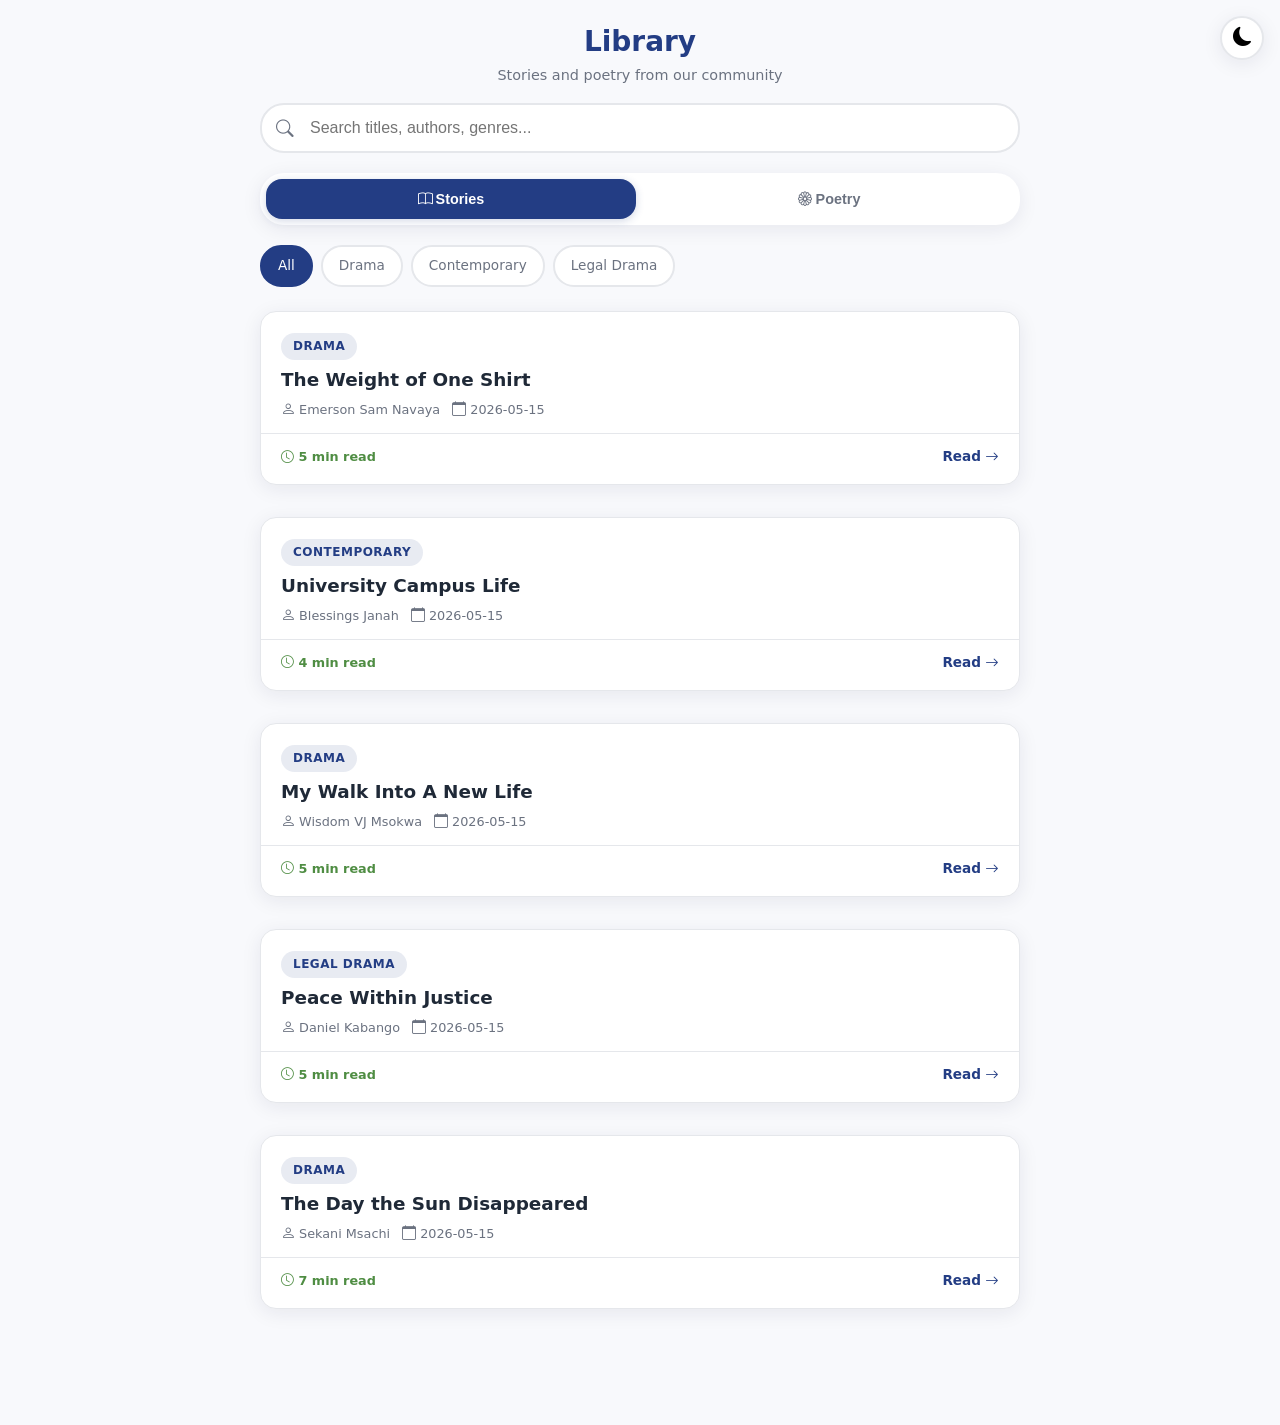
<file: library.html>
<!DOCTYPE html>
<html lang="en">
<head>
    <meta charset="UTF-8">
    <meta name="viewport" content="width=device-width, initial-scale=1.0, maximum-scale=1.0, user-scalable=no">
    <meta name="theme-color" content="#233D84">
    <meta name="description" content="Browse stories and poetry from the MUST Writers Guild library.">
    <title>Library — MUST Writers Guild</title>
    
    <link rel="stylesheet" href="https://cdn.jsdelivr.net/npm/bootstrap-icons@1.11.3/font/bootstrap-icons.min.css">
    <link rel="stylesheet" href="css/style.css">
    <link rel="stylesheet" href="css/components.css">
    <link rel="stylesheet" href="css/animations.css">
    
    <link rel="manifest" href="manifest.json">
    <link rel="apple-touch-icon" href="assets/logo.png">
    
    <style>
        .library-page {
            padding-bottom: 100px;
        }
        
        .library-header {
            padding: 24px 0 16px;
            text-align: center;
        }
        
        .library-header h1 {
            font-size: 1.75rem;
            color: var(--primary-blue);
            margin-bottom: 4px;
        }
        
        .library-header p {
            color: var(--text-muted);
            font-size: 0.9rem;
        }
        
        .content-grid {
            display: grid;
            gap: 16px;
        }
        
        .filter-tags {
            display: flex;
            gap: 8px;
            overflow-x: auto;
            padding-bottom: 8px;
            margin-bottom: 16px;
            scrollbar-width: none;
        }
        
        .filter-tags::-webkit-scrollbar {
            display: none;
        }
        
        .filter-tag {
            padding: 8px 16px;
            background: var(--white);
            border: 2px solid var(--border-light);
            border-radius: 50px;
            font-size: 0.85rem;
            font-weight: 500;
            color: var(--text-muted);
            cursor: pointer;
            white-space: nowrap;
            transition: var(--transition);
        }
        
        .filter-tag.active,
        .filter-tag:hover {
            background: var(--primary-blue);
            color: white;
            border-color: var(--primary-blue);
        }
    </style>
</head>
<body class="library-page page-transition">
    <button class="dark-mode-toggle" id="darkModeToggle" aria-label="Toggle dark mode">
        <i class="bi bi-moon-fill"></i>
    </button>
    
    <div class="container">
        <div class="library-header">
            <h1>Library</h1>
            <p>Stories and poetry from our community</p>
        </div>
        
        <!-- Search -->
        <div class="search-bar">
            <i class="bi bi-search"></i>
            <input type="text" id="librarySearch" placeholder="Search titles, authors, genres...">
        </div>
        
        <!-- Tabs -->
        <div class="tabs">
            <button class="tab-btn active" data-tab="stories" onclick="switchTab('stories')">
                <i class="bi bi-book"></i> Stories
            </button>
            <button class="tab-btn" data-tab="poems" onclick="switchTab('poems')">
                <i class="bi bi-flower1"></i> Poetry
            </button>
        </div>
        
        <!-- Filter Tags -->
        <div class="filter-tags" id="filterTags" style="display: none;">
            <span class="filter-tag active" data-filter="all">All</span>
        </div>
        
        <!-- Content -->
        <div class="content-grid" id="contentGrid">
            <div class="spinner"></div>
        </div>
    </div>
    
    <!-- Bottom Navigation -->
    <nav class="bottom-nav">
        <ul>
            <li>
                <a href="index.html">
                    <i class="bi bi-house"></i>
                    <span>Home</span>
                </a>
            </li>
            <li>
                <a href="library.html" class="active">
                    <i class="bi bi-book-fill"></i>
                    <span>Library</span>
                </a>
            </li>
            <li>
                <a href="events.html">
                    <i class="bi bi-calendar-event"></i>
                    <span>Events</span>
                </a>
            </li>
            <li>
                <a href="guild.html">
                    <i class="bi bi-people"></i>
                    <span>Guild</span>
                </a>
            </li>
            <li>
                <a href="join.html">
                    <i class="bi bi-person-plus"></i>
                    <span>Join</span>
                </a>
            </li>
        </ul>
    </nav>
    
    <!-- Scripts -->
    <script src="js/storage.js"></script>
    <script src="js/app.js"></script>
    <script src="js/navigation.js"></script>
    <script src="js/library.js"></script>
    
    <script>
        let currentStories = [];
        let currentPoems = [];
        let activeTab = 'stories';
        
        async function loadLibrary() {
            try {
                const [storiesRes, poemsRes] = await Promise.all([
                    fetch('/data/stories.json'),
                    fetch('/data/poems.json')
                ]);
                
                currentStories = await storiesRes.json();
                currentPoems = await poemsRes.json();
                
                renderContent();
                setupFilters();
            } catch (error) {
                console.error('Error loading library:', error);
                document.getElementById('contentGrid').innerHTML = `
                    <div class="empty-state">
                        <i class="bi bi-wifi-off"></i>
                        <h3>Unable to load library</h3>
                        <p>Check your connection and try again</p>
                    </div>
                `;
            }
        }
        
        function renderContent(filter = 'all', search = '') {
            const container = document.getElementById('contentGrid');
            const items = activeTab === 'stories' ? currentStories : currentPoems;
            
            let filtered = items;
            
            if (filter !== 'all') {
                const key = activeTab === 'stories' ? 'genre' : 'theme';
                filtered = filtered.filter(item => item[key] === filter);
            }
            
            if (search) {
                filtered = filtered.filter(item => {
                    const text = activeTab === 'stories' 
                        ? `${item.title} ${item.author} ${item.genre}`
                        : `${item.title} ${item.poet} ${item.theme}`;
                    return text.toLowerCase().includes(search.toLowerCase());
                });
            }
            
            if (filtered.length === 0) {
                container.innerHTML = `
                    <div class="empty-state">
                        <i class="bi bi-inbox"></i>
                        <h3>No ${activeTab} found</h3>
                        <p>Try adjusting your search or filters</p>
                    </div>
                `;
                return;
            }
            
            if (activeTab === 'stories') {
                container.innerHTML = filtered.map(story => `
                    <div class="story-card" onclick="window.location.href='reader.html?type=story&id=${story.id}'">
                        <div class="card-header">
                            <span class="genre-tag">${story.genre}</span>
                            <h3>${story.title}</h3>
                            <div class="meta">
                                <span><i class="bi bi-person"></i> ${story.author}</span>
                                <span><i class="bi bi-calendar"></i> ${story.date}</span>
                            </div>
                        </div>
                        <div class="card-footer">
                            <span class="read-time"><i class="bi bi-clock"></i> ${story.readTime}</span>
                            <span class="read-btn">Read <i class="bi bi-arrow-right"></i></span>
                        </div>
                    </div>
                `).join('');
            } else {
                container.innerHTML = filtered.map(poem => `
                    <div class="poem-card" onclick="window.location.href='reader.html?type=poem&id=${poem.id}'">
                        <h3>${poem.title}</h3>
                        <p class="poet">by ${poem.poet}</p>
                        <span class="theme">${poem.theme}</span>
                        <p class="preview">${poem.preview || poem.content.substring(0, 120)}...</p>
                    </div>
                `).join('');
            }
        }
        
        function switchTab(tab) {
            activeTab = tab;
            
            // Update tab buttons
            document.querySelectorAll('.tab-btn').forEach(btn => {
                btn.classList.toggle('active', btn.dataset.tab === tab);
            });
            
            renderContent();
            setupFilters();
        }
        
        function setupFilters() {
            const items = activeTab === 'stories' ? currentStories : currentPoems;
            const key = activeTab === 'stories' ? 'genre' : 'theme';
            const categories = [...new Set(items.map(item => item[key]))];
            
            const container = document.getElementById('filterTags');
            container.style.display = categories.length > 1 ? 'flex' : 'none';
            
            container.innerHTML = `
                <span class="filter-tag active" data-filter="all" onclick="applyFilter('all')">All</span>
                ${categories.map(cat => `
                    <span class="filter-tag" data-filter="${cat}" onclick="applyFilter('${cat}')">${cat}</span>
                `).join('')}
            `;
        }
        
        function applyFilter(filter) {
            document.querySelectorAll('.filter-tag').forEach(tag => {
                tag.classList.toggle('active', tag.dataset.filter === filter);
            });
            
            const search = document.getElementById('librarySearch').value;
            renderContent(filter, search);
        }
        
        // Search functionality
        document.getElementById('librarySearch').addEventListener('input', (e) => {
            const activeFilter = document.querySelector('.filter-tag.active')?.dataset.filter || 'all';
            renderContent(activeFilter, e.target.value);
        });
        
        // Initialize
        loadLibrary();
    </script>
</body>
</html>
</file>
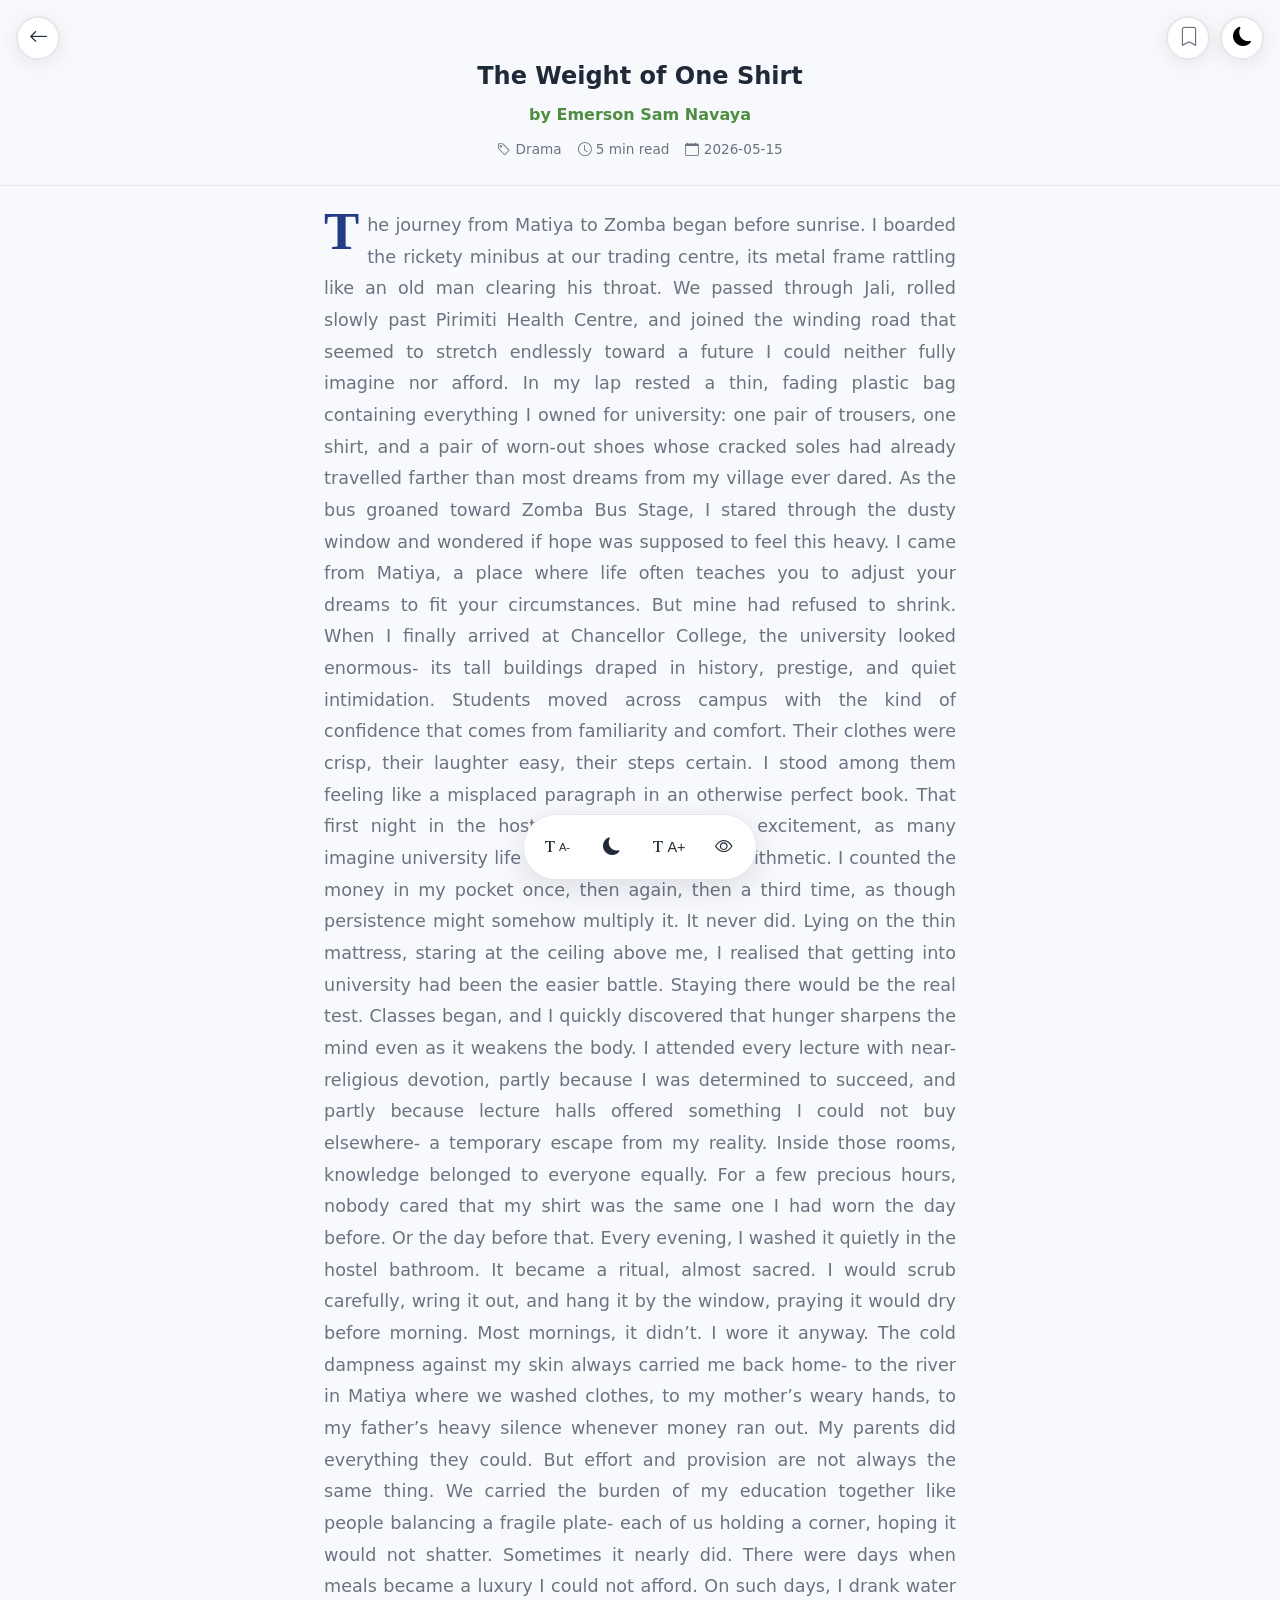
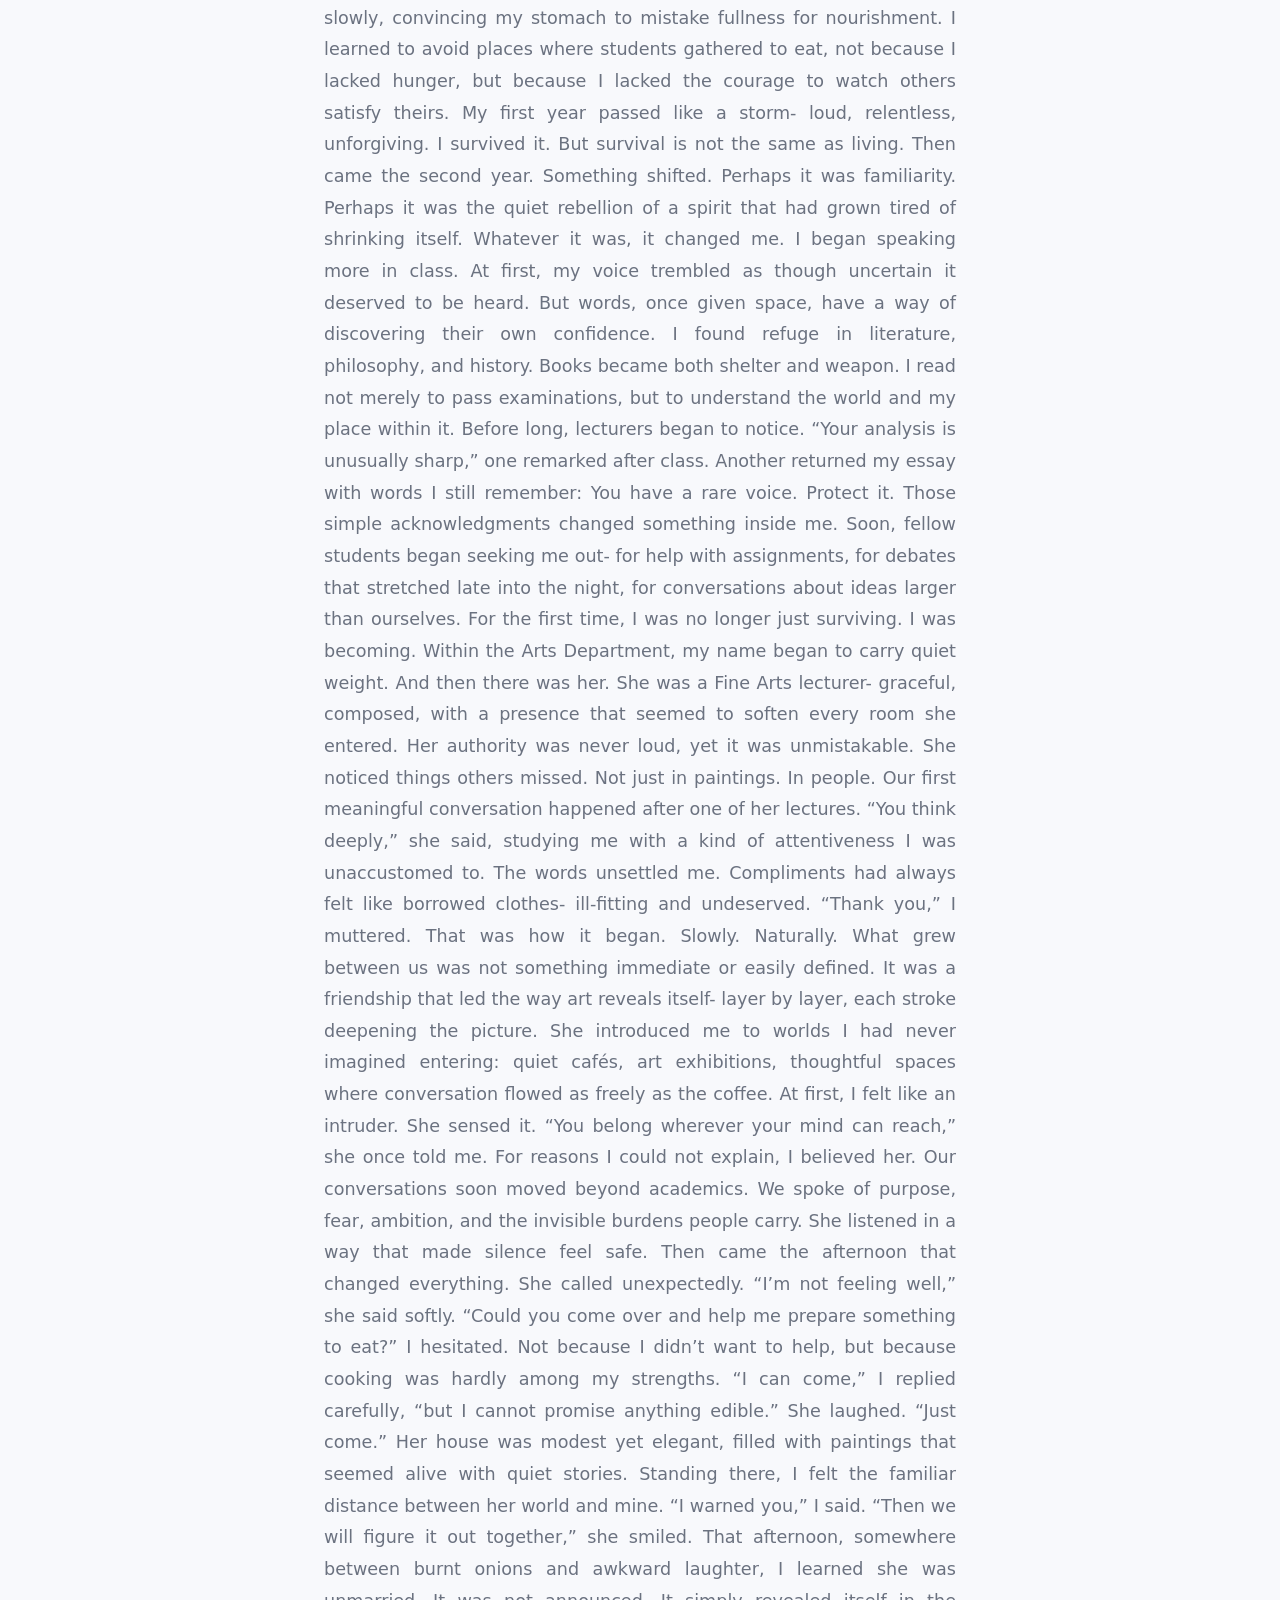
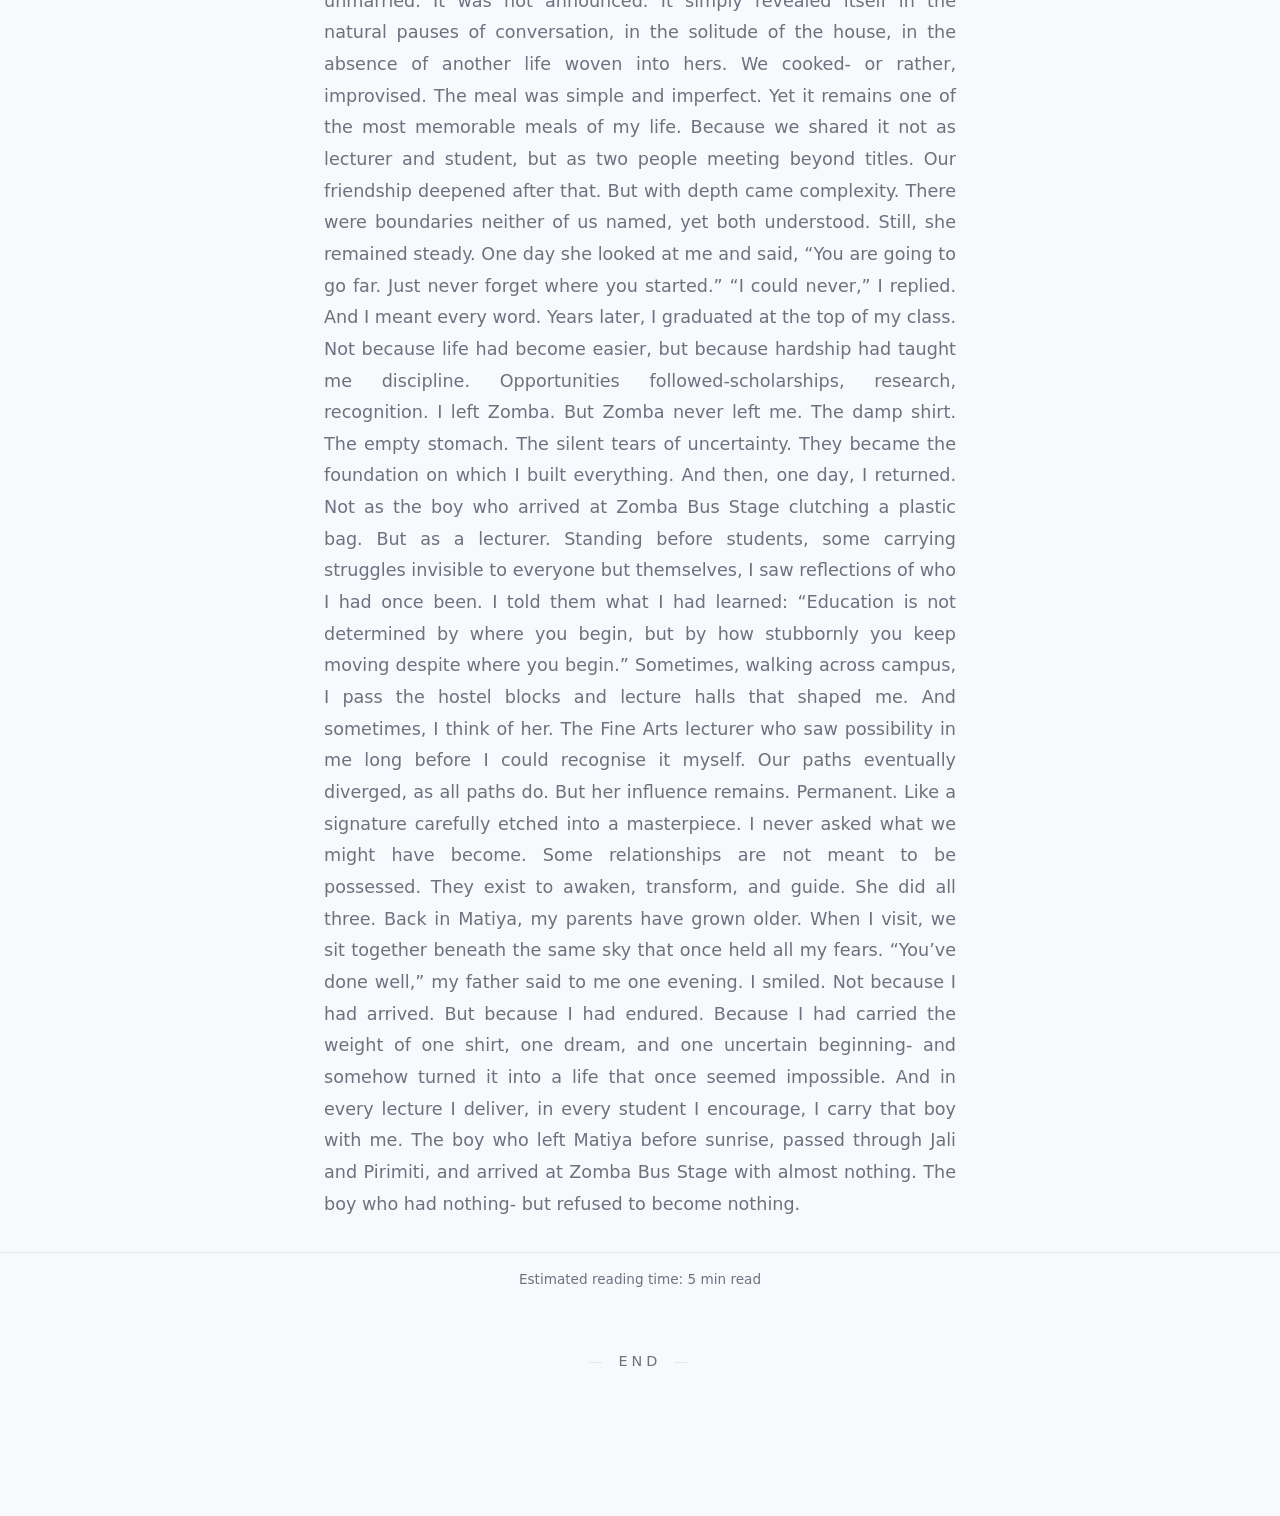
<file: reader.html>
<!DOCTYPE html>
<html lang="en">
<head>
    <meta charset="UTF-8">
    <meta name="viewport" content="width=device-width, initial-scale=1.0, maximum-scale=1.0, user-scalable=no">
    <meta name="theme-color" content="#141F3B">
    <meta name="description" content="Read stories and poetry from the MUST Writers Guild.">
    <title>Reader — MUST Writers Guild</title>
    
    <link rel="stylesheet" href="https://cdn.jsdelivr.net/npm/bootstrap-icons@1.11.3/font/bootstrap-icons.min.css">
    <link rel="stylesheet" href="css/style.css">
    <link rel="stylesheet" href="css/components.css">
    <link rel="stylesheet" href="css/animations.css">
    <link rel="stylesheet" href="css/reader.css">
    
    <link rel="manifest" href="manifest.json">
    <link rel="apple-touch-icon" href="assets/logo.png">
</head>
<body class="reader-page page-transition font-size-medium">
    <!-- Reading Progress -->
    <div class="reading-progress" id="readingProgress" style="width: 0%"></div>
    
    <!-- Back Button -->
    <button class="back-btn" onclick="history.back()" aria-label="Go back">
        <i class="bi bi-arrow-left"></i>
    </button>
    
    <!-- Dark Mode Toggle -->
    <button class="dark-mode-toggle" id="darkModeToggle" aria-label="Toggle dark mode">
        <i class="bi bi-moon-fill"></i>
    </button>
    
    <!-- Bookmark Button -->
    <button class="bookmark-btn" id="bookmarkBtn" aria-label="Bookmark">
        <i class="bi bi-bookmark"></i>
    </button>
    
    <!-- Reader Header -->
    <div class="reader-header" id="readerHeader">
        <h1 id="readerTitle">Loading...</h1>
        <p class="author" id="readerAuthor"></p>
        <div class="meta" id="readerMeta"></div>
    </div>
    
    <!-- Reader Content -->
    <div class="reader-content" id="readerContent">
        <div class="spinner"></div>
    </div>
    
    <!-- Reading Time Estimate -->
    <div class="reading-time-estimate" id="readingTime"></div>
    
    <!-- End Marker -->
    <div class="end-marker" id="endMarker" style="display: none;">END</div>
    
    <!-- Reader Controls -->
    <div class="reader-controls" id="readerControls">
        <button onclick="changeFontSize(-1)" aria-label="Decrease font size">
            <i class="bi bi-fonts"></i>
            <span style="font-size: 0.7rem;">A-</span>
        </button>
        <button onclick="toggleDarkMode()" aria-label="Toggle dark mode">
            <i class="bi bi-moon-fill"></i>
        </button>
        <button onclick="changeFontSize(1)" aria-label="Increase font size">
            <i class="bi bi-fonts"></i>
            <span style="font-size: 0.9rem;">A+</span>
        </button>
        <button onclick="toggleFocusMode()" aria-label="Toggle focus mode">
            <i class="bi bi-eye"></i>
        </button>
    </div>
    
    <!-- Scripts -->
    <script src="js/storage.js"></script>
    <script src="js/app.js"></script>
    <script src="js/reader.js"></script>
    
    <script>
        // Get URL parameters
        const params = new URLSearchParams(window.location.search);
        const contentType = params.get('type') || 'story';
        const contentId = parseInt(params.get('id')) || 1;
        
        let currentContent = null;
        let fontSizeLevel = 1; // 0: small, 1: medium, 2: large
        
        async function loadContent() {
            try {
                // Handle plural form correctly: 'story' -> 'stories', 'poem' -> 'poems'
                const pluralType = contentType === 'story' ? 'stories' : contentType === 'poem' ? 'poems' : `${contentType}s`;
                const response = await fetch(`/data/${pluralType}.json`);
                if (!response.ok) {
                    throw new Error(`HTTP error! status: ${response.status}`);
                }
                const items = await response.json();
                currentContent = items.find(item => item.id === contentId);
                
                if (!currentContent) {
                    throw new Error('Content not found');
                }
                
                renderContent();
                checkBookmark();
                restorePosition();
            } catch (error) {
                console.error('Error loading content:', error);
                document.getElementById('readerContent').innerHTML = `
                    <div class="empty-state">
                        <i class="bi bi-exclamation-circle"></i>
                        <h3>Content not found</h3>
                        <p>Unable to load this ${contentType}</p>
                    </div>
                `;
            }
        }
        
        function renderContent() {
            const title = document.getElementById('readerTitle');
            const author = document.getElementById('readerAuthor');
            const meta = document.getElementById('readerMeta');
            const content = document.getElementById('readerContent');
            
            if (contentType === 'story') {
                title.textContent = currentContent.title;
                author.textContent = `by ${currentContent.author}`;
                meta.innerHTML = `
                    <span><i class="bi bi-tag"></i> ${currentContent.genre}</span>
                    <span><i class="bi bi-clock"></i> ${currentContent.readTime}</span>
                    <span><i class="bi bi-calendar"></i> ${currentContent.date}</span>
                `;
                
                content.className = 'reader-content story';
                content.innerHTML = currentContent.content
                    .split('\n\n')
                    .map(para => `<p>${para}</p>`)
                    .join('');
                
                document.getElementById('readingTime').textContent = 
                    `Estimated reading time: ${currentContent.readTime}`;
            } else {
                title.textContent = currentContent.title;
                title.className = 'poem-title';
                author.textContent = `by ${currentContent.poet}`;
                meta.innerHTML = `
                    <span><i class="bi bi-flower1"></i> ${currentContent.theme}</span>
                    <span><i class="bi bi-calendar"></i> ${currentContent.date}</span>
                `;
                
                content.className = 'reader-content poem';
                
                // Preserve line breaks for poetry
                const lines = currentContent.content.split('\n');
                let html = '';
                let currentStanza = [];
                
                lines.forEach(line => {
                    if (line.trim() === '') {
                        if (currentStanza.length > 0) {
                            html += `<div class="stanza">${currentStanza.map(l => 
                                `<span class="line">${l || '&nbsp;'}</span>`
                            ).join('')}</div>`;
                            currentStanza = [];
                        }
                    } else {
                        currentStanza.push(line);
                    }
                });
                
                if (currentStanza.length > 0) {
                    html += `<div class="stanza">${currentStanza.map(l => 
                        `<span class="line">${l}</span>`
                    ).join('')}</div>`;
                }
                
                content.innerHTML = html;
                document.getElementById('readingTime').textContent = '';
            }
            
            document.getElementById('endMarker').style.display = 'block';
            
            // Setup scroll tracking
            setupScrollTracking();
        }
        
        function setupScrollTracking() {
            const content = document.getElementById('readerContent');
            const progress = document.getElementById('readingProgress');
            
            window.addEventListener('scroll', () => {
                const scrollTop = window.scrollY;
                const docHeight = document.documentElement.scrollHeight - window.innerHeight;
                const scrollPercent = (scrollTop / docHeight) * 100;
                
                progress.style.width = scrollPercent + '%';
                
                // Save position
                savePosition(scrollTop);
            });
        }
        
        function changeFontSize(delta) {
            fontSizeLevel = Math.max(0, Math.min(2, fontSizeLevel + delta));
            const sizes = ['font-size-small', 'font-size-medium', 'font-size-large'];
            
            document.body.classList.remove('font-size-small', 'font-size-medium', 'font-size-large');
            document.body.classList.add(sizes[fontSizeLevel]);
            
            // Save preference
            localStorage.setItem('readerFontSize', fontSizeLevel);
        }
        
        function toggleFocusMode() {
            document.body.classList.toggle('focus-mode');
        }
        
        function checkBookmark() {
            const bookmarks = JSON.parse(localStorage.getItem('bookmarks') || '[]');
            const isBookmarked = bookmarks.some(b => b.id === contentId && b.type === contentType);
            
            const btn = document.getElementById('bookmarkBtn');
            const icon = btn.querySelector('i');
            
            if (isBookmarked) {
                btn.classList.add('active');
                icon.className = 'bi bi-bookmark-fill';
            }
            
            // Remove existing listener to prevent stacking
            btn.replaceWith(btn.cloneNode(true));
            const newBtn = document.getElementById('bookmarkBtn');
            
            newBtn.addEventListener('click', () => {
                const bookmarks = JSON.parse(localStorage.getItem('bookmarks') || '[]');
                const index = bookmarks.findIndex(b => b.id === contentId && b.type === contentType);
                const currentIcon = newBtn.querySelector('i');
                
                if (index > -1) {
                    bookmarks.splice(index, 1);
                    newBtn.classList.remove('active');
                    currentIcon.className = 'bi bi-bookmark';
                    showToast('Bookmark removed');
                } else {
                    bookmarks.push({
                        id: contentId,
                        type: contentType,
                        title: currentContent.title,
                        author: contentType === 'story' ? currentContent.author : currentContent.poet,
                        date: new Date().toISOString()
                    });
                    newBtn.classList.add('active');
                    currentIcon.className = 'bi bi-bookmark-fill';
                    showToast('Bookmarked!');
                }
                
                localStorage.setItem('bookmarks', JSON.stringify(bookmarks));
            });
        }
        
        function savePosition(position) {
            const positions = JSON.parse(localStorage.getItem('readingPositions') || '{}');
            positions[`${contentType}-${contentId}`] = {
                position: position,
                timestamp: new Date().toISOString()
            };
            localStorage.setItem('readingPositions', JSON.stringify(positions));
        }
        
        function restorePosition() {
            const positions = JSON.parse(localStorage.getItem('readingPositions') || '{}');
            const saved = positions[`${contentType}-${contentId}`];
            
            if (saved && saved.position > 0) {
                // Scroll to position after a short delay to ensure content is rendered
                setTimeout(() => {
                    window.scrollTo(0, saved.position);
                }, 100);
            }
        }
        
        function showToast(message) {
            const toast = document.createElement('div');
            toast.style.cssText = `
                position: fixed;
                bottom: 100px;
                left: 50%;
                transform: translateX(-50%);
                background: var(--deep-navy);
                color: white;
                padding: 12px 24px;
                border-radius: 50px;
                font-size: 0.9rem;
                z-index: 3000;
                animation: fadeInUp 0.3s ease;
            `;
            toast.textContent = message;
            document.body.appendChild(toast);
            
            setTimeout(() => {
                toast.style.animation = 'fadeIn 0.3s ease reverse';
                setTimeout(() => toast.remove(), 300);
            }, 2000);
        }
        
        // Restore font size preference
        const savedFontSize = localStorage.getItem('readerFontSize');
        if (savedFontSize !== null) {
            fontSizeLevel = parseInt(savedFontSize);
            const sizes = ['font-size-small', 'font-size-medium', 'font-size-large'];
            document.body.classList.add(sizes[fontSizeLevel]);
        }
        
        // Initialize
        loadContent();
    </script>
</body>
</html>
</file>
<file: css/style.css>
/* ============================================
   MUST Writers Guild — Global Styles
   ============================================ */

:root {
    --primary-blue: #233D84;
    --deep-navy: #141F3B;
    --guild-green: #4F8D43;
    --light-bg: #F8F9FC;
    --white: #FFFFFF;
    --text-dark: #1F2937;
    --text-muted: #6B7280;
    --border-light: #E5E7EB;
    --shadow-soft: 0 4px 20px rgba(20, 31, 59, 0.08);
    --shadow-medium: 0 8px 30px rgba(20, 31, 59, 0.12);
    --radius-sm: 12px;
    --radius-md: 16px;
    --radius-lg: 24px;
    --radius-xl: 32px;
    --transition: all 0.3s cubic-bezier(0.4, 0, 0.2, 1);
}

/* Dark Mode Variables */
[data-theme="dark"] {
    --light-bg: #0F172A;
    --white: #1E293B;
    --text-dark: #F1F5F9;
    --text-muted: #94A3B8;
    --border-light: #334155;
    --shadow-soft: 0 4px 20px rgba(0, 0, 0, 0.3);
    --shadow-medium: 0 8px 30px rgba(0, 0, 0, 0.4);
}

* {
    margin: 0;
    padding: 0;
    box-sizing: border-box;
    -webkit-tap-highlight-color: transparent;
}

html {
    scroll-behavior: smooth;
    font-size: 16px;
}

body {
    font-family: 'Segoe UI', system-ui, -apple-system, sans-serif;
    background-color: var(--light-bg);
    color: var(--text-dark);
    line-height: 1.6;
    overflow-x: hidden;
    transition: var(--transition);
    padding-bottom: 80px; /* Space for bottom nav */
    min-height: 100vh;
}

/* Typography */
h1, h2, h3, h4, h5, h6 {
    font-weight: 700;
    line-height: 1.3;
    color: var(--text-dark);
}

h1 { font-size: 2rem; }
h2 { font-size: 1.5rem; }
h3 { font-size: 1.25rem; }
p { color: var(--text-muted); }

a {
    text-decoration: none;
    color: inherit;
}

img {
    max-width: 100%;
    height: auto;
    display: block;
}

/* Container */
.container {
    width: 100%;
    max-width: 480px;
    margin: 0 auto;
    padding: 0 20px;
    position: relative;
}

/* Page Header */
.page-header {
    padding: 24px 0 16px;
    text-align: center;
}

.page-header h1 {
    font-size: 1.75rem;
    color: var(--primary-blue);
    margin-bottom: 4px;
}

.page-header p {
    font-size: 0.9rem;
    color: var(--text-muted);
}

/* Section Title */
.section-title {
    font-size: 1.25rem;
    color: var(--primary-blue);
    margin-bottom: 16px;
    display: flex;
    align-items: center;
    gap: 8px;
}

.section-title i {
    color: var(--guild-green);
}

/* Cards */
.card {
    background: var(--white);
    border-radius: var(--radius-md);
    padding: 20px;
    margin-bottom: 16px;
    box-shadow: var(--shadow-soft);
    transition: var(--transition);
    border: 1px solid var(--border-light);
}

.card:active {
    transform: scale(0.98);
}

/* Buttons */
.btn {
    display: inline-flex;
    align-items: center;
    justify-content: center;
    gap: 8px;
    padding: 14px 28px;
    border-radius: 50px;
    font-weight: 600;
    font-size: 0.95rem;
    border: none;
    cursor: pointer;
    transition: var(--transition);
    text-align: center;
    width: 100%;
    position: relative;
    overflow: hidden;
}

.btn-primary {
    background: var(--primary-blue);
    color: white;
    box-shadow: 0 4px 15px rgba(35, 61, 132, 0.3);
}

.btn-primary:active {
    transform: translateY(2px);
    box-shadow: 0 2px 8px rgba(35, 61, 132, 0.2);
}

.btn-secondary {
    background: var(--white);
    color: var(--primary-blue);
    border: 2px solid var(--primary-blue);
}

.btn-secondary:active {
    background: var(--primary-blue);
    color: white;
}

.btn-green {
    background: var(--guild-green);
    color: white;
    box-shadow: 0 4px 15px rgba(79, 141, 67, 0.3);
}

/* Ink droplet button effect */
.btn-ink {
    position: relative;
    overflow: hidden;
}

.btn-ink::after {
    content: '';
    position: absolute;
    width: 100%;
    height: 100%;
    top: 0;
    left: -100%;
    background: linear-gradient(90deg, transparent, rgba(255,255,255,0.2), transparent);
    transition: left 0.5s;
}

.btn-ink:active::after {
    left: 100%;
}

/* Search Bar */
.search-bar {
    position: relative;
    margin-bottom: 20px;
}

.search-bar input {
    width: 100%;
    padding: 14px 16px 14px 48px;
    border-radius: var(--radius-lg);
    border: 2px solid var(--border-light);
    background: var(--white);
    color: var(--text-dark);
    font-size: 1rem;
    transition: var(--transition);
}

.search-bar input:focus {
    outline: none;
    border-color: var(--primary-blue);
    box-shadow: 0 0 0 3px rgba(35, 61, 132, 0.1);
}

.search-bar i {
    position: absolute;
    left: 16px;
    top: 50%;
    transform: translateY(-50%);
    color: var(--text-muted);
    font-size: 1.1rem;
}

/* Tabs */
.tabs {
    display: flex;
    gap: 8px;
    margin-bottom: 20px;
    background: var(--white);
    padding: 6px;
    border-radius: var(--radius-lg);
    box-shadow: var(--shadow-soft);
}

.tab-btn {
    flex: 1;
    padding: 12px;
    border: none;
    background: transparent;
    color: var(--text-muted);
    font-weight: 600;
    font-size: 0.9rem;
    border-radius: var(--radius-md);
    cursor: pointer;
    transition: var(--transition);
}

.tab-btn.active {
    background: var(--primary-blue);
    color: white;
    box-shadow: 0 2px 8px rgba(35, 61, 132, 0.2);
}

/* Bottom Navigation */
.bottom-nav {
    position: fixed;
    bottom: 0;
    left: 0;
    right: 0;
    background: var(--white);
    border-top: 1px solid var(--border-light);
    padding: 8px 0 calc(8px + env(safe-area-inset-bottom));
    z-index: 1000;
    box-shadow: 0 -4px 20px rgba(0,0,0,0.05);
}

.bottom-nav ul {
    display: flex;
    justify-content: space-around;
    align-items: center;
    list-style: none;
    max-width: 480px;
    margin: 0 auto;
}

.bottom-nav a {
    display: flex;
    flex-direction: column;
    align-items: center;
    gap: 4px;
    padding: 8px 12px;
    color: var(--text-muted);
    font-size: 0.7rem;
    font-weight: 500;
    transition: var(--transition);
    border-radius: 12px;
}

.bottom-nav a i {
    font-size: 1.4rem;
    transition: var(--transition);
}

.bottom-nav a.active,
.bottom-nav a:hover {
    color: var(--primary-blue);
}

.bottom-nav a.active i {
    transform: translateY(-2px);
}

/* Dark Mode Toggle */
.dark-mode-toggle {
    position: fixed;
    top: 16px;
    right: 16px;
    z-index: 999;
    width: 44px;
    height: 44px;
    border-radius: 50%;
    background: var(--white);
    border: 2px solid var(--border-light);
    display: flex;
    align-items: center;
    justify-content: center;
    cursor: pointer;
    box-shadow: var(--shadow-soft);
    transition: var(--transition);
    font-size: 1.2rem;
}

.dark-mode-toggle:active {
    transform: scale(0.9);
}

/* Modal */
.modal-overlay {
    position: fixed;
    inset: 0;
    background: rgba(0,0,0,0.5);
    backdrop-filter: blur(4px);
    z-index: 2000;
    display: flex;
    align-items: center;
    justify-content: center;
    padding: 20px;
    opacity: 0;
    visibility: hidden;
    transition: var(--transition);
}

.modal-overlay.active {
    opacity: 1;
    visibility: visible;
}

.modal {
    background: var(--white);
    border-radius: var(--radius-xl);
    padding: 32px 24px;
    width: 100%;
    max-width: 400px;
    text-align: center;
    transform: scale(0.9);
    transition: var(--transition);
}

.modal-overlay.active .modal {
    transform: scale(1);
}

.modal-icon {
    width: 64px;
    height: 64px;
    background: var(--guild-green);
    border-radius: 50%;
    display: flex;
    align-items: center;
    justify-content: center;
    margin: 0 auto 16px;
    color: white;
    font-size: 1.8rem;
}

.modal h3 {
    margin-bottom: 8px;
    color: var(--text-dark);
}

.modal p {
    margin-bottom: 24px;
}

/* Loading Spinner */
.spinner {
    width: 40px;
    height: 40px;
    border: 3px solid var(--border-light);
    border-top-color: var(--primary-blue);
    border-radius: 50%;
    animation: spin 1s linear infinite;
    margin: 20px auto;
}

@keyframes spin {
    to { transform: rotate(360deg); }
}

/* Empty State */
.empty-state {
    text-align: center;
    padding: 48px 20px;
}

.empty-state i {
    font-size: 3rem;
    color: var(--border-light);
    margin-bottom: 16px;
}

.empty-state h3 {
    color: var(--text-muted);
    margin-bottom: 8px;
}

/* Scrollbar */
::-webkit-scrollbar {
    width: 6px;
}

::-webkit-scrollbar-track {
    background: transparent;
}

::-webkit-scrollbar-thumb {
    background: var(--border-light);
    border-radius: 3px;
}

/* Selection */
::selection {
    background: var(--primary-blue);
    color: white;
}

/* Safe area for notched phones */
@supports (padding-top: env(safe-area-inset-top)) {
    .page-header {
        padding-top: calc(24px + env(safe-area-inset-top));
    }
}

/* Responsive */
@media (min-width: 768px) {
    .container {
        max-width: 600px;
    }
    
    body {
        padding-bottom: 0;
    }
    
    .bottom-nav {
        display: none;
    }
    
    /* Add top nav for desktop */
    .desktop-nav {
        display: flex;
    }
}

@media (min-width: 1024px) {
    .container {
        max-width: 800px;
    }
}
</file>
<file: css/components.css>
/* ============================================
   MUST Writers Guild — Component Styles
   ============================================ */

/* Hero Section */
.hero {
    text-align: center;
    padding: 40px 20px 32px;
    position: relative;
    overflow: hidden;
}

.hero-logo {
    width: 200px;
    height: 200px;
    margin: 0 auto 32px;
    position: relative;
    display: flex;
    align-items: center;
    justify-content: center;
    background: white;
    border-radius: 50%;
    box-shadow: 0 15px 50px rgba(35, 61, 132, 0.25);
    animation: bouncyPulse 2s cubic-bezier(0.68, -0.55, 0.265, 1.55) infinite;
}

.hero-logo svg {
    width: 160px;
    height: 160px;
    filter: drop-shadow(0 4px 12px rgba(35, 61, 132, 0.15));
}

.hero-logo img {
    width: 85%;
    height: 85%;
    object-fit: contain;
    filter: drop-shadow(0 4px 12px rgba(35, 61, 132, 0.15));
}

.hero h1 {
    font-size: 1.75rem;
    color: var(--primary-blue);
    margin-bottom: 8px;
    letter-spacing: -0.5px;
}

.hero .motto {
    font-size: 1.1rem;
    color: var(--guild-green);
    font-weight: 600;
    letter-spacing: 2px;
    margin-bottom: 16px;
    text-transform: uppercase;
}

.hero p {
    font-size: 1rem;
    line-height: 1.7;
    max-width: 320px;
    margin: 0 auto 28px;
}

.hero-buttons {
    display: flex;
    flex-direction: column;
    gap: 12px;
    max-width: 280px;
    margin: 0 auto;
}

/* Decorative Elements */
.decorative-bg {
    position: fixed;
    pointer-events: none;
    opacity: 0.03;
    z-index: 0;
}

.feather-decor {
    top: 10%;
    right: -20px;
    width: 120px;
    height: 120px;
    transform: rotate(-30deg);
}

.ink-decor {
    bottom: 20%;
    left: -30px;
    width: 100px;
    height: 100px;
}

.pen-decor {
    top: 40%;
    left: 50%;
    transform: translateX(-50%);
    width: 60px;
    height: 60px;
    opacity: 0.02;
}

/* Content Cards */
.content-card {
    background: var(--white);
    border-radius: var(--radius-md);
    padding: 20px;
    margin-bottom: 16px;
    box-shadow: var(--shadow-soft);
    border: 1px solid var(--border-light);
    transition: var(--transition);
}

.content-card:hover {
    box-shadow: var(--shadow-medium);
    transform: translateY(-2px);
}

.content-card h3 {
    color: var(--primary-blue);
    margin-bottom: 8px;
    font-size: 1.1rem;
}

.content-card p {
    font-size: 0.9rem;
    line-height: 1.6;
}

/* Leadership Cards */
.leadership-card {
    background: var(--white);
    border-radius: var(--radius-lg);
    padding: 24px;
    text-align: center;
    box-shadow: var(--shadow-soft);
    border: 1px solid var(--border-light);
    transition: var(--transition);
}

.leadership-card .photo-placeholder {
    width: 100px;
    height: 100px;
    border-radius: 50%;
    background: linear-gradient(135deg, var(--primary-blue), var(--deep-navy));
    margin: 0 auto 16px;
    display: flex;
    align-items: center;
    justify-content: center;
    color: white;
    font-size: 2.5rem;
    box-shadow: 0 4px 15px rgba(35, 61, 132, 0.2);
}

.leadership-card h4 {
    color: var(--text-dark);
    margin-bottom: 4px;
    font-size: 1.1rem;
}

.leadership-card .position {
    color: var(--guild-green);
    font-weight: 600;
    font-size: 0.85rem;
    margin-bottom: 12px;
    text-transform: uppercase;
    letter-spacing: 1px;
}

.leadership-card .quote {
    font-style: italic;
    color: var(--text-muted);
    font-size: 0.9rem;
    line-height: 1.5;
    position: relative;
    padding: 0 8px;
}

.leadership-card .quote::before {
    content: '"';
    color: var(--primary-blue);
    font-size: 1.5rem;
    line-height: 1;
}

/* Member Cards */
.member-card {
    display: flex;
    align-items: center;
    gap: 16px;
    padding: 16px;
    background: var(--white);
    border-radius: var(--radius-md);
    margin-bottom: 12px;
    box-shadow: var(--shadow-soft);
    border: 1px solid var(--border-light);
    transition: var(--transition);
}

.member-card .avatar {
    width: 48px;
    height: 48px;
    border-radius: 50%;
    background: linear-gradient(135deg, var(--guild-green), var(--primary-blue));
    display: flex;
    align-items: center;
    justify-content: center;
    color: white;
    font-weight: 700;
    font-size: 1.1rem;
    flex-shrink: 0;
}

.member-card .info h4 {
    font-size: 1rem;
    margin-bottom: 2px;
    color: var(--text-dark);
}

.member-card .info p {
    font-size: 0.8rem;
    color: var(--text-muted);
}

/* Story Cards */
.story-card {
    background: var(--white);
    border-radius: var(--radius-md);
    overflow: hidden;
    margin-bottom: 16px;
    box-shadow: var(--shadow-soft);
    border: 1px solid var(--border-light);
    transition: var(--transition);
    cursor: pointer;
}

.story-card:active {
    transform: scale(0.98);
}

.story-card .card-header {
    padding: 20px 20px 12px;
}

.story-card .genre-tag {
    display: inline-block;
    padding: 4px 12px;
    background: rgba(35, 61, 132, 0.1);
    color: var(--primary-blue);
    border-radius: 20px;
    font-size: 0.75rem;
    font-weight: 600;
    margin-bottom: 8px;
    text-transform: uppercase;
    letter-spacing: 0.5px;
}

.story-card h3 {
    font-size: 1.15rem;
    margin-bottom: 6px;
    color: var(--text-dark);
}

.story-card .meta {
    display: flex;
    align-items: center;
    gap: 12px;
    font-size: 0.8rem;
    color: var(--text-muted);
}

.story-card .meta i {
    font-size: 0.9rem;
}

.story-card .card-footer {
    padding: 12px 20px 16px;
    border-top: 1px solid var(--border-light);
    display: flex;
    justify-content: space-between;
    align-items: center;
}

.story-card .read-time {
    font-size: 0.8rem;
    color: var(--guild-green);
    font-weight: 600;
}

.story-card .read-btn {
    color: var(--primary-blue);
    font-weight: 600;
    font-size: 0.85rem;
    display: flex;
    align-items: center;
    gap: 4px;
}

/* Poetry Cards */
.poem-card {
    background: var(--white);
    border-radius: var(--radius-md);
    padding: 24px;
    margin-bottom: 16px;
    box-shadow: var(--shadow-soft);
    border: 1px solid var(--border-light);
    position: relative;
    overflow: hidden;
    cursor: pointer;
    transition: var(--transition);
}

.poem-card::before {
    content: '';
    position: absolute;
    top: 0;
    left: 0;
    width: 4px;
    height: 100%;
    background: linear-gradient(to bottom, var(--primary-blue), var(--guild-green));
}

.poem-card h3 {
    font-size: 1.2rem;
    margin-bottom: 8px;
    color: var(--text-dark);
    font-family: Georgia, 'Times New Roman', serif;
}

.poem-card .poet {
    color: var(--text-muted);
    font-size: 0.9rem;
    margin-bottom: 12px;
}

.poem-card .theme {
    display: inline-block;
    padding: 4px 12px;
    background: rgba(79, 141, 67, 0.1);
    color: var(--guild-green);
    border-radius: 20px;
    font-size: 0.75rem;
    font-weight: 600;
}

.poem-card .preview {
    margin-top: 12px;
    font-style: italic;
    color: var(--text-muted);
    font-size: 0.9rem;
    line-height: 1.6;
    font-family: Georgia, 'Times New Roman', serif;
    display: -webkit-box;
    -webkit-line-clamp: 3;
    -webkit-box-orient: vertical;
    overflow: hidden;
}

/* Event Cards */
.event-card {
    background: var(--white);
    border-radius: var(--radius-md);
    padding: 20px;
    margin-bottom: 16px;
    box-shadow: var(--shadow-soft);
    border: 1px solid var(--border-light);
    border-left: 4px solid var(--primary-blue);
    transition: var(--transition);
}

.event-card.past {
    border-left-color: var(--text-muted);
    opacity: 0.8;
}

.event-card.past h3 {
    color: var(--text-muted);
}

.event-card .date-badge {
    display: inline-flex;
    align-items: center;
    gap: 6px;
    padding: 6px 14px;
    background: rgba(35, 61, 132, 0.1);
    color: var(--primary-blue);
    border-radius: 20px;
    font-size: 0.8rem;
    font-weight: 600;
    margin-bottom: 12px;
}

.event-card h3 {
    font-size: 1.1rem;
    margin-bottom: 8px;
    color: var(--text-dark);
}

.event-card .details {
    display: flex;
    flex-direction: column;
    gap: 6px;
    margin-bottom: 16px;
}

.event-card .details span {
    display: flex;
    align-items: center;
    gap: 8px;
    font-size: 0.85rem;
    color: var(--text-muted);
}

.event-card .details i {
    color: var(--guild-green);
    font-size: 0.9rem;
}

/* Benefit Cards */
.benefit-card {
    background: var(--white);
    border-radius: var(--radius-md);
    padding: 24px;
    text-align: center;
    margin-bottom: 16px;
    box-shadow: var(--shadow-soft);
    border: 1px solid var(--border-light);
    transition: var(--transition);
}

.benefit-card .icon {
    width: 56px;
    height: 56px;
    border-radius: 50%;
    background: linear-gradient(135deg, var(--primary-blue), var(--guild-green));
    display: flex;
    align-items: center;
    justify-content: center;
    margin: 0 auto 16px;
    color: white;
    font-size: 1.5rem;
}

.benefit-card h4 {
    font-size: 1.1rem;
    margin-bottom: 8px;
    color: var(--text-dark);
}

.benefit-card p {
    font-size: 0.85rem;
    line-height: 1.5;
}

/* Form Styles */
.form-group {
    margin-bottom: 20px;
}

.form-group label {
    display: block;
    margin-bottom: 8px;
    font-weight: 600;
    font-size: 0.9rem;
    color: var(--text-dark);
}

.form-group input,
.form-group select,
.form-group textarea {
    width: 100%;
    padding: 14px 16px;
    border-radius: var(--radius-md);
    border: 2px solid var(--border-light);
    background: var(--white);
    color: var(--text-dark);
    font-size: 1rem;
    transition: var(--transition);
    font-family: inherit;
}

.form-group input:focus,
.form-group select:focus,
.form-group textarea:focus {
    outline: none;
    border-color: var(--primary-blue);
    box-shadow: 0 0 0 3px rgba(35, 61, 132, 0.1);
}

.form-group textarea {
    resize: vertical;
    min-height: 100px;
}

.form-group .hint {
    font-size: 0.8rem;
    color: var(--text-muted);
    margin-top: 6px;
}

/* Checkbox Group */
.checkbox-group {
    display: flex;
    flex-wrap: wrap;
    gap: 10px;
}

.checkbox-group label {
    display: flex;
    align-items: center;
    gap: 8px;
    padding: 10px 16px;
    background: var(--white);
    border: 2px solid var(--border-light);
    border-radius: var(--radius-md);
    cursor: pointer;
    transition: var(--transition);
    font-size: 0.9rem;
}

.checkbox-group input[type="checkbox"] {
    width: 18px;
    height: 18px;
    accent-color: var(--primary-blue);
}

.checkbox-group label:has(input:checked) {
    border-color: var(--primary-blue);
    background: rgba(35, 61, 132, 0.05);
}

/* Accordion */
.accordion-item {
    background: var(--white);
    border-radius: var(--radius-md);
    margin-bottom: 12px;
    overflow: hidden;
    box-shadow: var(--shadow-soft);
    border: 1px solid var(--border-light);
}

.accordion-header {
    padding: 16px 20px;
    display: flex;
    justify-content: space-between;
    align-items: center;
    cursor: pointer;
    font-weight: 600;
    color: var(--text-dark);
    transition: var(--transition);
}

.accordion-header:hover {
    background: rgba(35, 61, 132, 0.02);
}

.accordion-header i {
    transition: var(--transition);
    color: var(--primary-blue);
}

.accordion-item.active .accordion-header i {
    transform: rotate(180deg);
}

.accordion-body {
    max-height: 0;
    overflow: hidden;
    transition: max-height 0.3s ease;
}

.accordion-item.active .accordion-body {
    max-height: 1000px;
}

.accordion-content {
    padding: 0 20px 20px;
    color: var(--text-muted);
    font-size: 0.9rem;
    line-height: 1.7;
}

/* Swipe Container */
.swipe-container {
    display: flex;
    overflow-x: auto;
    scroll-snap-type: x mandatory;
    scroll-behavior: smooth;
    -webkit-overflow-scrolling: touch;
    scrollbar-width: none;
    width: 100vw;
    margin-left: -20px;
    margin-right: -20px;
}

.swipe-container::-webkit-scrollbar {
    display: none;
}

.swipe-section {
    flex: 0 0 100vw;
    scroll-snap-align: start;
    padding: 20px;
    min-height: calc(100vh - 200px);
}

/* Swipe Hint */
.swipe-hint {
    position: fixed;
    bottom: 100px;
    right: 20px;
    background: rgba(35, 61, 132, 0.85);
    color: white;
    padding: 10px 18px;
    border-radius: 30px;
    font-size: 0.85rem;
    font-weight: 600;
    display: flex;
    align-items: center;
    gap: 8px;
    z-index: 100;
    animation: bounce 2s infinite;
    backdrop-filter: blur(4px);
    box-shadow: 0 4px 15px rgba(0,0,0,0.2);
    transition: opacity 0.5s, transform 0.5s;
}

.swipe-hint.hidden {
    opacity: 0;
    transform: translateX(100px);
    pointer-events: none;
}

/* Section Indicators */
.section-indicators {
    display: flex;
    justify-content: center;
    gap: 8px;
    margin: 16px 0;
}

.section-indicators .dot {
    width: 8px;
    height: 8px;
    border-radius: 50%;
    background: var(--border-light);
    transition: var(--transition);
}

.section-indicators .dot.active {
    background: var(--primary-blue);
    width: 24px;
    border-radius: 4px;
}

/* Reading Progress */
.reading-progress {
    position: fixed;
    top: 0;
    left: 0;
    height: 3px;
    background: var(--guild-green);
    z-index: 1001;
    transition: width 0.1s;
}

/* Reader Controls */
.reader-controls {
    position: fixed;
    bottom: 20px;
    left: 50%;
    transform: translateX(-50%);
    display: flex;
    gap: 12px;
    background: var(--white);
    padding: 10px;
    border-radius: 50px;
    box-shadow: var(--shadow-medium);
    z-index: 100;
    border: 1px solid var(--border-light);
}

.reader-controls button {
    width: 44px;
    height: 44px;
    border-radius: 50%;
    border: none;
    background: transparent;
    color: var(--text-dark);
    display: flex;
    align-items: center;
    justify-content: center;
    cursor: pointer;
    font-size: 1.1rem;
    transition: var(--transition);
}

.reader-controls button:hover {
    background: var(--light-bg);
}

/* Bookmark Button */
.bookmark-btn {
    position: fixed;
    top: 16px;
    right: 70px;
    width: 44px;
    height: 44px;
    border-radius: 50%;
    background: var(--white);
    border: 2px solid var(--border-light);
    display: flex;
    align-items: center;
    justify-content: center;
    cursor: pointer;
    box-shadow: var(--shadow-soft);
    z-index: 999;
    font-size: 1.2rem;
    color: var(--text-muted);
    transition: var(--transition);
}

.bookmark-btn.active {
    color: var(--primary-blue);
    border-color: var(--primary-blue);
}

.bookmark-btn:active {
    transform: scale(0.9);
}

/* Back Button */
.back-btn {
    position: fixed;
    top: 16px;
    left: 16px;
    width: 44px;
    height: 44px;
    border-radius: 50%;
    background: var(--white);
    border: 2px solid var(--border-light);
    display: flex;
    align-items: center;
    justify-content: center;
    cursor: pointer;
    box-shadow: var(--shadow-soft);
    z-index: 999;
    font-size: 1.2rem;
    color: var(--text-dark);
    transition: var(--transition);
}

.back-btn:active {
    transform: scale(0.9);
}
</file>
<file: css/animations.css>
/* ============================================
   MUST Writers Guild — Animations
   ============================================ */

/* Float Animation */
@keyframes float {
    0%, 100% { transform: translateY(0px); }
    50% { transform: translateY(-15px); }
}

/* Bounce Animation */
@keyframes bounce {
    0%, 100% { transform: translateY(0); }
    50% { transform: translateY(-8px); }
}

/* Subtle Bouncy Pulse Animation */
@keyframes bouncyPulse {
    0% {
        transform: scale(1) translateY(0);
    }
    25% {
        transform: scale(0.98) translateY(-12px);
    }
    50% {
        transform: scale(1.02) translateY(-18px);
    }
    75% {
        transform: scale(0.99) translateY(-4px);
    }
    100% {
        transform: scale(1) translateY(0);
    }
}

/* Fade In Up */
@keyframes fadeInUp {
    from {
        opacity: 0;
        transform: translateY(20px);
    }
    to {
        opacity: 1;
        transform: translateY(0);
    }
}

/* Fade In */
@keyframes fadeIn {
    from { opacity: 0; }
    to { opacity: 1; }
}

/* Slide In Right */
@keyframes slideInRight {
    from {
        opacity: 0;
        transform: translateX(30px);
    }
    to {
        opacity: 1;
        transform: translateX(0);
    }
}

/* Slide In Left */
@keyframes slideInLeft {
    from {
        opacity: 0;
        transform: translateX(-30px);
    }
    to {
        opacity: 1;
        transform: translateX(0);
    }
}

/* Scale In */
@keyframes scaleIn {
    from {
        opacity: 0;
        transform: scale(0.9);
    }
    to {
        opacity: 1;
        transform: scale(1);
    }
}

/* Pulse */
@keyframes pulse {
    0%, 100% { transform: scale(1); }
    50% { transform: scale(1.05); }
}

/* Hero Text Sweep and Fade - Continuous */
@keyframes heroTextFlow {
    0% {
        opacity: 0;
        transform: translateX(-50px);
    }
    5% {
        opacity: 1;
        transform: translateX(0);
    }
    50% {
        opacity: 1;
        transform: translateX(0);
    }
    95% {
        opacity: 0;
        transform: translateX(50px);
    }
    100% {
        opacity: 0;
        transform: translateX(50px);
    }
}

/* Ink Drop */
@keyframes inkDrop {
    0% {
        transform: scale(0);
        opacity: 0.8;
    }
    100% {
        transform: scale(4);
        opacity: 0;
    }
}

/* Shimmer */
@keyframes shimmer {
    0% { background-position: -200% 0; }
    100% { background-position: 200% 0; }
}

/* Staggered Entry */
.stagger-1 { animation: fadeInUp 0.5s ease 0.1s both; }
.stagger-2 { animation: fadeInUp 0.5s ease 0.2s both; }
.stagger-3 { animation: fadeInUp 0.5s ease 0.3s both; }
.stagger-4 { animation: fadeInUp 0.5s ease 0.4s both; }
.stagger-5 { animation: fadeInUp 0.5s ease 0.5s both; }

/* Page Transitions */
.page-transition {
    animation: fadeIn 0.4s ease;
}

/* Card Hover Effect */
.card-hover {
    transition: transform 0.3s ease, box-shadow 0.3s ease;
}

.card-hover:hover {
    transform: translateY(-4px);
    box-shadow: var(--shadow-medium);
}

/* Button Ripple Effect */
.ripple {
    position: relative;
    overflow: hidden;
}

.ripple::after {
    content: '';
    position: absolute;
    width: 100%;
    height: 100%;
    top: 0;
    left: 0;
    pointer-events: none;
    background-image: radial-gradient(circle, rgba(255,255,255,0.3) 10%, transparent 10.01%);
    background-repeat: no-repeat;
    background-position: 50%;
    transform: scale(10, 10);
    opacity: 0;
    transition: transform 0.5s, opacity 0.5s;
}

.ripple:active::after {
    transform: scale(0, 0);
    opacity: 0.3;
    transition: 0s;
}

/* Loading Skeleton */
.skeleton {
    background: linear-gradient(90deg, var(--border-light) 25%, var(--light-bg) 50%, var(--border-light) 75%);
    background-size: 200% 100%;
    animation: shimmer 1.5s infinite;
    border-radius: var(--radius-sm);
}

/* Smooth Theme Transition */
body, .card, .content-card, .story-card, .poem-card, 
.event-card, .benefit-card, .member-card, .leadership-card,
.accordion-item, .modal, .bottom-nav, .search-bar input,
.form-group input, .form-group select, .form-group textarea,
.reader-controls, .bookmark-btn, .back-btn, .dark-mode-toggle {
    transition: background-color 0.3s ease, color 0.3s ease, border-color 0.3s ease, box-shadow 0.3s ease;
}

/* Entrance Animations */
.animate-on-scroll {
    opacity: 0;
    transform: translateY(20px);
    transition: opacity 0.6s ease, transform 0.6s ease;
}

.animate-on-scroll.visible {
    opacity: 1;
    transform: translateY(0);
}

/* Decorative Floating Elements */
.floating-decor {
    position: absolute;
    opacity: 0.05;
    pointer-events: none;
    animation: float 6s ease-in-out infinite;
}

.floating-decor:nth-child(2) { animation-delay: 1s; }
.floating-decor:nth-child(3) { animation-delay: 2s; }
.floating-decor:nth-child(4) { animation-delay: 3s; }

/* Ink Splash Animation */
.ink-splash {
    position: relative;
}

.ink-splash::before {
    content: '';
    position: absolute;
    width: 20px;
    height: 20px;
    background: var(--primary-blue);
    border-radius: 50%;
    opacity: 0;
    animation: inkDrop 0.6s ease-out;
}

/* Page Load Animation */
.page-load {
    animation: fadeInUp 0.5s ease;
}

/* Success Checkmark */
@keyframes checkmark {
    0% { transform: scale(0); }
    50% { transform: scale(1.2); }
    100% { transform: scale(1); }
}

.checkmark-animate {
    animation: checkmark 0.5s ease;
}

/* Typing Indicator */
@keyframes typing {
    0%, 100% { opacity: 0.3; }
    50% { opacity: 1; }
}

.typing-dot {
    animation: typing 1.4s infinite;
}

.typing-dot:nth-child(2) { animation-delay: 0.2s; }
.typing-dot:nth-child(3) { animation-delay: 0.4s; }
</file>
<file: css/reader.css>
/* ============================================
   MUST Writers Guild — Reader Styles
   ============================================ */

.reader-page {
    padding: 0;
    padding-bottom: 100px;
}

.reader-header {
    padding: 60px 20px 24px;
    text-align: center;
    border-bottom: 1px solid var(--border-light);
    margin-bottom: 24px;
}

.reader-header h1 {
    font-size: 1.5rem;
    margin-bottom: 8px;
    color: var(--text-dark);
    line-height: 1.4;
}

.reader-header .author {
    color: var(--guild-green);
    font-weight: 600;
    font-size: 1rem;
}

.reader-header .meta {
    display: flex;
    justify-content: center;
    gap: 16px;
    margin-top: 12px;
    font-size: 0.85rem;
    color: var(--text-muted);
}

.reader-content {
    max-width: 680px;
    margin: 0 auto;
    padding: 0 24px;
    font-size: 1.1rem;
    line-height: 1.8;
    color: var(--text-dark);
}

/* Story Styles */
.reader-content.story p {
    margin-bottom: 1.5em;
    text-align: justify;
    text-indent: 1.5em;
}

.reader-content.story p:first-of-type {
    text-indent: 0;
}

.reader-content.story p:first-of-type::first-letter {
    font-size: 3em;
    float: left;
    line-height: 0.8;
    padding-right: 8px;
    color: var(--primary-blue);
    font-family: Georgia, 'Times New Roman', serif;
    font-weight: 700;
}

/* Poetry Styles */
.reader-content.poem {
    font-family: Georgia, 'Times New Roman', serif;
    font-size: 1.15rem;
    line-height: 2.2;
    white-space: pre-wrap;
    text-align: center;
}

.reader-content.poem .stanza {
    margin-bottom: 2em;
}

.reader-content.poem .line {
    display: block;
}

/* Font Size Controls */
.font-size-small { font-size: 0.95rem; }
.font-size-small .reader-content.story p { line-height: 1.7; }
.font-size-small .reader-content.poem { font-size: 1rem; line-height: 2; }

.font-size-medium { font-size: 1.1rem; }
.font-size-medium .reader-content.story p { line-height: 1.8; }
.font-size-medium .reader-content.poem { font-size: 1.15rem; line-height: 2.2; }

.font-size-large { font-size: 1.25rem; }
.font-size-large .reader-content.story p { line-height: 1.9; }
.font-size-large .reader-content.poem { font-size: 1.3rem; line-height: 2.4; }

/* Dark Mode Reader */
[data-theme="dark"] .reader-header {
    border-color: var(--border-light);
}

[data-theme="dark"] .reader-content.story p:first-of-type::first-letter {
    color: var(--guild-green);
}

/* Reader Scrollbar */
.reader-content::-webkit-scrollbar {
    width: 8px;
}

.reader-content::-webkit-scrollbar-thumb {
    background: var(--border-light);
    border-radius: 4px;
}

/* Selection in Reader */
.reader-content::selection {
    background: var(--guild-green);
    color: white;
}

/* Focus Mode */
.focus-mode .reader-header,
.focus-mode .reader-controls,
.focus-mode .bookmark-btn,
.focus-mode .back-btn,
.focus-mode .dark-mode-toggle {
    opacity: 0;
    pointer-events: none;
    transition: opacity 0.3s ease;
}

.focus-mode:hover .reader-header,
.focus-mode:hover .reader-controls,
.focus-mode:hover .bookmark-btn,
.focus-mode:hover .back-btn,
.focus-mode:hover .dark-mode-toggle {
    opacity: 1;
    pointer-events: auto;
}

/* Reading Time Estimate */
.reading-time-estimate {
    text-align: center;
    padding: 16px;
    color: var(--text-muted);
    font-size: 0.85rem;
    border-top: 1px solid var(--border-light);
    margin-top: 32px;
}

/* Chapter/Part Dividers */
.divider {
    text-align: center;
    margin: 2em 0;
    color: var(--text-muted);
    font-size: 1.2rem;
    letter-spacing: 8px;
}

/* Poetry Specific Enhancements */
.poem-title {
    font-family: Georgia, 'Times New Roman', serif;
    font-size: 1.8rem;
    text-align: center;
    margin-bottom: 8px;
    color: var(--text-dark);
}

.poem-dedication {
    text-align: center;
    font-style: italic;
    color: var(--text-muted);
    margin-bottom: 2em;
    font-size: 0.95rem;
}

/* End of Content Marker */
.end-marker {
    text-align: center;
    margin: 3em 0;
    color: var(--text-muted);
    font-size: 0.9rem;
    letter-spacing: 4px;
}

.end-marker::before,
.end-marker::after {
    content: '—';
    margin: 0 12px;
    color: var(--border-light);
}
</file>
